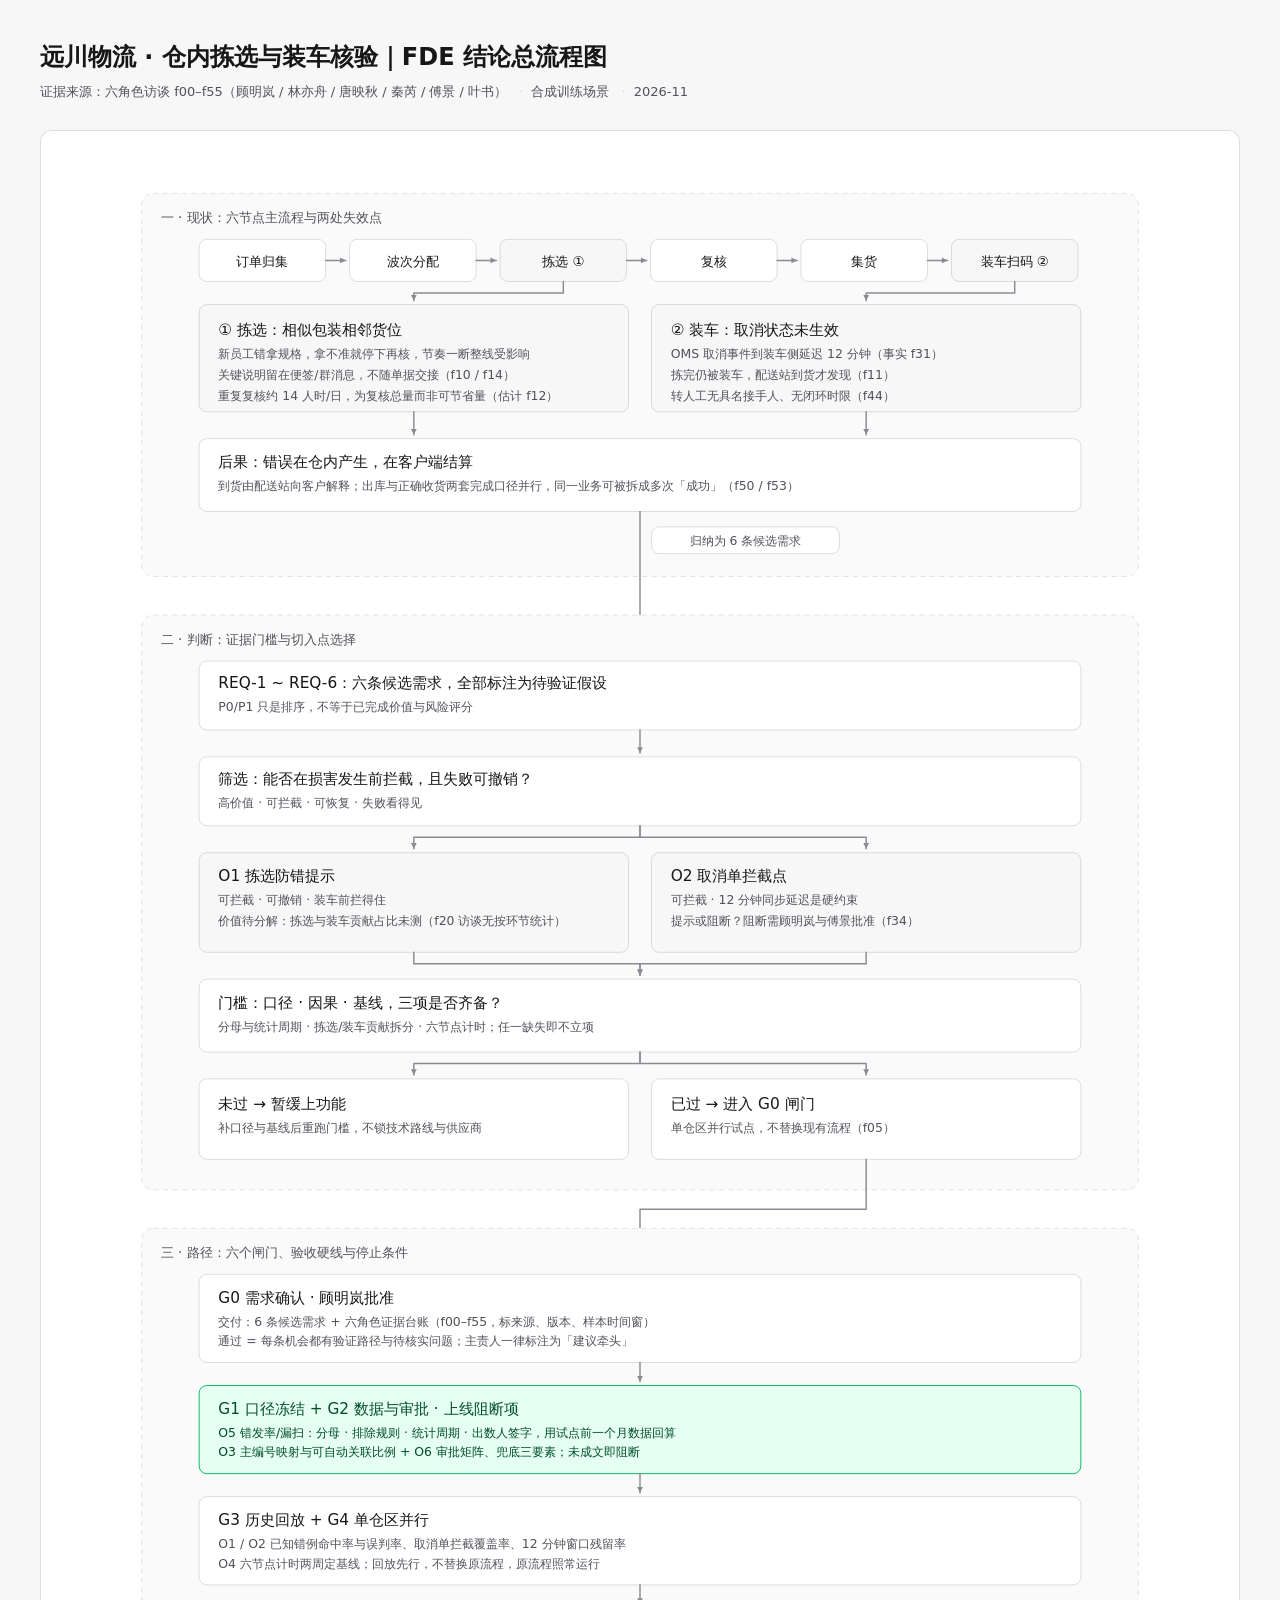
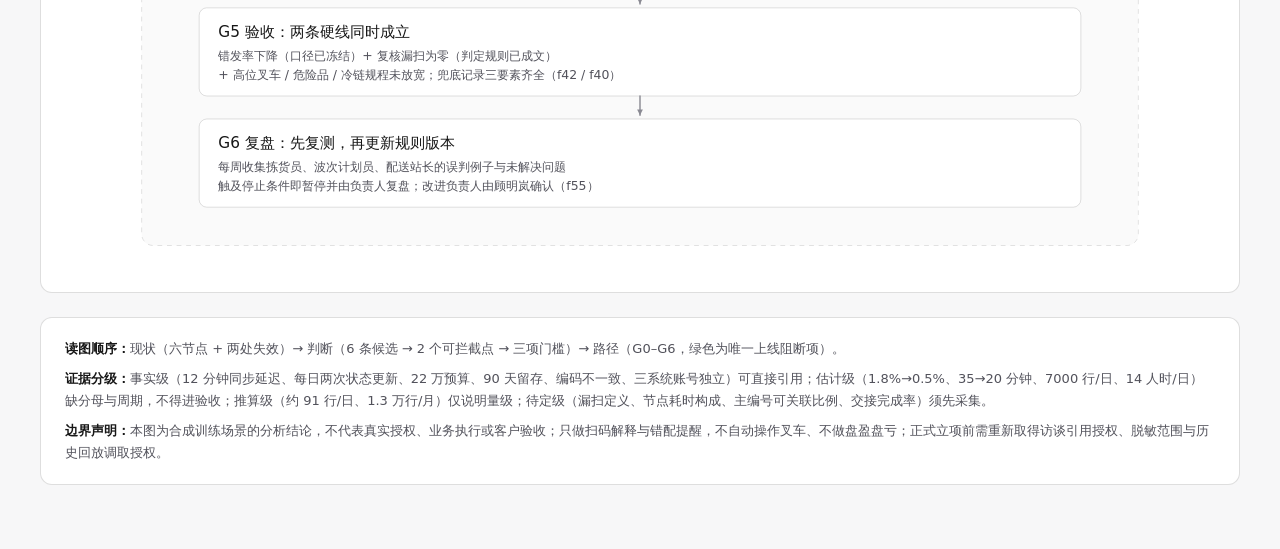
<file: docs/远川物流-FDE结论总流程图.html>
<!doctype html>
<html lang="zh-CN">
<head>
<meta charset="utf-8">
<meta name="viewport" content="width=device-width, initial-scale=1">
<title>远川物流 · 仓内拣选与装车核验｜FDE 结论总流程图</title>
<style>
  :root{
    --surface:#FFFFFF;
    --surface-muted:#F7F7F8;
    --text:#171717;
    --text-muted:#52525B;
    --border:rgba(23,23,23,.14);
    --brand:#0AB861;
    --brand-soft:#E5FFF2;
    --brand-text:#004D26;
  }
  *{box-sizing:border-box}
  body{
    margin:0;
    padding:40px 24px 64px;
    background:var(--surface-muted);
    color:var(--text);
    font:14px/20px "Microsoft YaHei","PingFang SC",system-ui,-apple-system,"Segoe UI",Roboto,sans-serif;
  }
  .page{max-width:1200px;margin:0 auto}
  header{margin-bottom:28px}
  h1{
    margin:0 0 8px;
    font-size:24px;
    line-height:34px;
    font-weight:600;
    letter-spacing:0;
  }
  .meta{margin:0;color:var(--text-muted);font-size:13px;line-height:20px}
  .meta span+span::before{content:"·";margin:0 8px;color:var(--border)}
  .canvas{
    background:var(--surface);
    border:1px solid var(--border);
    border-radius:12px;
    padding:24px 24px 8px;
  }
  svg{display:block;width:100%;height:auto}
  .phase{fill:#52525B;font:500 14px/20px "Microsoft YaHei","PingFang SC",system-ui,sans-serif}
  .chip{fill:#171717;font:500 14px/20px "Microsoft YaHei","PingFang SC",system-ui,sans-serif}
  .t{fill:#171717;font:500 16px/24px "Microsoft YaHei","PingFang SC",system-ui,sans-serif}
  .c{fill:#52525B;font:400 13px/20px "Microsoft YaHei","PingFang SC",system-ui,sans-serif}
  .bt{fill:#004D26;font:500 16px/24px "Microsoft YaHei","PingFang SC",system-ui,sans-serif}
  .bc{fill:#004D26;font:400 13px/20px "Microsoft YaHei","PingFang SC",system-ui,sans-serif}
  .arr{fill:none;stroke:#8A8A93;stroke-width:1.5;stroke-linecap:round;stroke-linejoin:round}
  .box{fill:#FFFFFF;stroke:rgba(23,23,23,.14)}
  .box-muted{fill:#F7F7F8;stroke:rgba(23,23,23,.14)}
  .box-brand{fill:#E5FFF2;stroke:#0AB861}
  .band{fill:#FAFAFA;stroke:rgba(23,23,23,.12);stroke-dasharray:5 5}
  footer{
    margin-top:24px;
    padding:20px 24px;
    background:var(--surface);
    border:1px solid var(--border);
    border-radius:12px;
    color:var(--text-muted);
    font-size:13px;
    line-height:22px;
  }
  footer strong{color:var(--text);font-weight:600}
  footer .row+.row{margin-top:8px}
  @media print{
    body{background:#fff;padding:0}
    .page{max-width:none}
    .canvas,footer{border:none;padding:0}
    svg{page-break-inside:avoid}
  }
</style>
</head>
<body>
<div class="page">
  <header>
    <h1>远川物流 · 仓内拣选与装车核验｜FDE 结论总流程图</h1>
    <p class="meta">
      <span>证据来源：六角色访谈 f00–f55（顾明岚 / 林亦舟 / 唐映秋 / 秦芮 / 傅景 / 叶书）</span>
      <span>合成训练场景</span>
      <span>2026-11</span>
    </p>
  </header>

  <div class="canvas">
    <svg viewBox="0 0 1200 1804" role="img" aria-label="远川物流仓内拣选与装车核验 FDE 结论总流程图">
      <defs>
        <marker id="arrow" viewBox="0 0 8 8" refX="7" refY="4" markerWidth="8" markerHeight="8" markerUnits="userSpaceOnUse" orient="auto">
          <path d="M1 1 L7 4 L1 7 Z" fill="#8A8A93"></path>
        </marker>
      </defs>

      <!-- 一、现状 -->
      <rect class="band" x="80" y="40" width="1040" height="400" rx="12"></rect>
      <text class="phase" x="100" y="70">一 · 现状：六节点主流程与两处失效点</text>

      <rect class="box" x="140" y="88" width="132" height="44" rx="8"></rect>
      <text class="chip" x="206" y="116" text-anchor="middle">订单归集</text>
      <rect class="box" x="297" y="88" width="132" height="44" rx="8"></rect>
      <text class="chip" x="363" y="116" text-anchor="middle">波次分配</text>
      <rect class="box-muted" x="454" y="88" width="132" height="44" rx="8"></rect>
      <text class="chip" x="520" y="116" text-anchor="middle">拣选 ①</text>
      <rect class="box" x="611" y="88" width="132" height="44" rx="8"></rect>
      <text class="chip" x="677" y="116" text-anchor="middle">复核</text>
      <rect class="box" x="768" y="88" width="132" height="44" rx="8"></rect>
      <text class="chip" x="834" y="116" text-anchor="middle">集货</text>
      <rect class="box-muted" x="925" y="88" width="132" height="44" rx="8"></rect>
      <text class="chip" x="991" y="116" text-anchor="middle">装车扫码 ②</text>

      <path class="arr" d="M272 110 H293" marker-end="url(#arrow)"></path>
      <path class="arr" d="M429 110 H450" marker-end="url(#arrow)"></path>
      <path class="arr" d="M586 110 H607" marker-end="url(#arrow)"></path>
      <path class="arr" d="M743 110 H764" marker-end="url(#arrow)"></path>
      <path class="arr" d="M900 110 H921" marker-end="url(#arrow)"></path>

      <rect class="box-muted" x="140" y="156" width="448" height="112" rx="8"></rect>
      <text class="t" x="160" y="188">① 拣选：相似包装相邻货位</text>
      <text class="c" x="160" y="212">新员工错拿规格，拿不准就停下再核，节奏一断整线受影响</text>
      <text class="c" x="160" y="234">关键说明留在便签/群消息，不随单据交接（f10 / f14）</text>
      <text class="c" x="160" y="256">重复复核约 14 人时/日，为复核总量而非可节省量（估计 f12）</text>

      <rect class="box-muted" x="612" y="156" width="448" height="112" rx="8"></rect>
      <text class="t" x="632" y="188">② 装车：取消状态未生效</text>
      <text class="c" x="632" y="212">OMS 取消事件到装车侧延迟 12 分钟（事实 f31）</text>
      <text class="c" x="632" y="234">拣完仍被装车，配送站到货才发现（f11）</text>
      <text class="c" x="632" y="256">转人工无具名接手人、无闭环时限（f44）</text>

      <path class="arr" d="M520 132 V144 H364 V152" marker-end="url(#arrow)"></path>
      <path class="arr" d="M991 132 V144 H836 V152" marker-end="url(#arrow)"></path>

      <rect class="box" x="140" y="296" width="920" height="76" rx="8"></rect>
      <text class="t" x="160" y="326">后果：错误在仓内产生，在客户端结算</text>
      <text class="c" x="160" y="350">到货由配送站向客户解释；出库与正确收货两套完成口径并行，同一业务可被拆成多次「成功」（f50 / f53）</text>

      <path class="arr" d="M364 268 V292" marker-end="url(#arrow)"></path>
      <path class="arr" d="M836 268 V292" marker-end="url(#arrow)"></path>

      <!-- 一 → 二 -->
      <path class="arr" d="M600 372 V524" marker-end="url(#arrow)"></path>
      <rect class="box" x="612" y="388" width="196" height="28" rx="8"></rect>
      <text class="c" x="710" y="407" text-anchor="middle">归纳为 6 条候选需求</text>

      <!-- 二、判断 -->
      <rect class="band" x="80" y="480" width="1040" height="600" rx="12"></rect>
      <text class="phase" x="100" y="510">二 · 判断：证据门槛与切入点选择</text>

      <rect class="box" x="140" y="528" width="920" height="72" rx="8"></rect>
      <text class="t" x="160" y="556">REQ-1 ~ REQ-6：六条候选需求，全部标注为待验证假设</text>
      <text class="c" x="160" y="580">P0/P1 只是排序，不等于已完成价值与风险评分</text>

      <rect class="box" x="140" y="628" width="920" height="72" rx="8"></rect>
      <text class="t" x="160" y="656">筛选：能否在损害发生前拦截，且失败可撤销？</text>
      <text class="c" x="160" y="680">高价值 · 可拦截 · 可恢复 · 失败看得见</text>

      <rect class="box-muted" x="140" y="728" width="448" height="104" rx="8"></rect>
      <text class="t" x="160" y="758">O1 拣选防错提示</text>
      <text class="c" x="160" y="782">可拦截 · 可撤销 · 装车前拦得住</text>
      <text class="c" x="160" y="804">价值待分解：拣选与装车贡献占比未测（f20 访谈无按环节统计）</text>

      <rect class="box-muted" x="612" y="728" width="448" height="104" rx="8"></rect>
      <text class="t" x="632" y="758">O2 取消单拦截点</text>
      <text class="c" x="632" y="782">可拦截 · 12 分钟同步延迟是硬约束</text>
      <text class="c" x="632" y="804">提示或阻断？阻断需顾明岚与傅景批准（f34）</text>

      <rect class="box" x="140" y="860" width="920" height="76" rx="8"></rect>
      <text class="t" x="160" y="890">门槛：口径 · 因果 · 基线，三项是否齐备？</text>
      <text class="c" x="160" y="914">分母与统计周期 · 拣选/装车贡献拆分 · 六节点计时；任一缺失即不立项</text>

      <rect class="box" x="140" y="964" width="448" height="84" rx="8"></rect>
      <text class="t" x="160" y="996">未过 → 暂缓上功能</text>
      <text class="c" x="160" y="1020">补口径与基线后重跑门槛，不锁技术路线与供应商</text>

      <rect class="box" x="612" y="964" width="448" height="84" rx="8"></rect>
      <text class="t" x="632" y="996">已过 → 进入 G0 闸门</text>
      <text class="c" x="632" y="1020">单仓区并行试点，不替换现有流程（f05）</text>

      <path class="arr" d="M600 600 V624" marker-end="url(#arrow)"></path>
      <path class="arr" d="M600 700 V712 H364 V724" marker-end="url(#arrow)"></path>
      <path class="arr" d="M600 700 V712 H836 V724" marker-end="url(#arrow)"></path>
      <path class="arr" d="M364 832 V844 H600 V856" marker-end="url(#arrow)"></path>
      <path class="arr" d="M836 832 V844 H600 V856" marker-end="url(#arrow)"></path>
      <path class="arr" d="M600 936 V948 H364 V960" marker-end="url(#arrow)"></path>
      <path class="arr" d="M600 936 V948 H836 V960" marker-end="url(#arrow)"></path>

      <!-- 二 → 三 -->
      <path class="arr" d="M836 1048 V1100 H600 V1164" marker-end="url(#arrow)"></path>

      <!-- 三、路径 -->
      <rect class="band" x="80" y="1120" width="1040" height="644" rx="12"></rect>
      <text class="phase" x="100" y="1150">三 · 路径：六个闸门、验收硬线与停止条件</text>

      <rect class="box" x="140" y="1168" width="920" height="92" rx="8"></rect>
      <text class="t" x="160" y="1198">G0 需求确认 · 顾明岚批准</text>
      <text class="c" x="160" y="1222">交付：6 条候选需求 + 六角色证据台账（f00–f55，标来源、版本、样本时间窗）</text>
      <text class="c" x="160" y="1242">通过 = 每条机会都有验证路径与待核实问题；主责人一律标注为「建议牵头」</text>

      <rect class="box-brand" x="140" y="1284" width="920" height="92" rx="8"></rect>
      <text class="bt" x="160" y="1314">G1 口径冻结 + G2 数据与审批 · 上线阻断项</text>
      <text class="bc" x="160" y="1338">O5 错发率/漏扫：分母 · 排除规则 · 统计周期 · 出数人签字，用试点前一个月数据回算</text>
      <text class="bc" x="160" y="1358">O3 主编号映射与可自动关联比例 + O6 审批矩阵、兜底三要素；未成文即阻断</text>

      <rect class="box" x="140" y="1400" width="920" height="92" rx="8"></rect>
      <text class="t" x="160" y="1430">G3 历史回放 + G4 单仓区并行</text>
      <text class="c" x="160" y="1454">O1 / O2 已知错例命中率与误判率、取消单拦截覆盖率、12 分钟窗口残留率</text>
      <text class="c" x="160" y="1474">O4 六节点计时两周定基线；回放先行，不替换原流程，原流程照常运行</text>

      <rect class="box" x="140" y="1516" width="920" height="92" rx="8"></rect>
      <text class="t" x="160" y="1546">G5 验收：两条硬线同时成立</text>
      <text class="c" x="160" y="1570">错发率下降（口径已冻结）+ 复核漏扫为零（判定规则已成文）</text>
      <text class="c" x="160" y="1590">+ 高位叉车 / 危险品 / 冷链规程未放宽；兜底记录三要素齐全（f42 / f40）</text>

      <rect class="box" x="140" y="1632" width="920" height="92" rx="8"></rect>
      <text class="t" x="160" y="1662">G6 复盘：先复测，再更新规则版本</text>
      <text class="c" x="160" y="1686">每周收集拣货员、波次计划员、配送站长的误判例子与未解决问题</text>
      <text class="c" x="160" y="1706">触及停止条件即暂停并由负责人复盘；改进负责人由顾明岚确认（f55）</text>

      <path class="arr" d="M600 1260 V1280" marker-end="url(#arrow)"></path>
      <path class="arr" d="M600 1376 V1396" marker-end="url(#arrow)"></path>
      <path class="arr" d="M600 1492 V1512" marker-end="url(#arrow)"></path>
      <path class="arr" d="M600 1608 V1628" marker-end="url(#arrow)"></path>
    </svg>
  </div>

  <footer>
    <div class="row"><strong>读图顺序：</strong>现状（六节点 + 两处失效）→ 判断（6 条候选 → 2 个可拦截点 → 三项门槛）→ 路径（G0–G6，绿色为唯一上线阻断项）。</div>
    <div class="row"><strong>证据分级：</strong>事实级（12 分钟同步延迟、每日两次状态更新、22 万预算、90 天留存、编码不一致、三系统账号独立）可直接引用；估计级（1.8%→0.5%、35→20 分钟、7000 行/日、14 人时/日）缺分母与周期，不得进验收；推算级（约 91 行/日、1.3 万行/月）仅说明量级；待定级（漏扫定义、节点耗时构成、主编号可关联比例、交接完成率）须先采集。</div>
    <div class="row"><strong>边界声明：</strong>本图为合成训练场景的分析结论，不代表真实授权、业务执行或客户验收；只做扫码解释与错配提醒，不自动操作叉车、不做盘盈盘亏；正式立项前需重新取得访谈引用授权、脱敏范围与历史回放调取授权。</div>
  </footer>
</div>
</body>
</html>
</file>
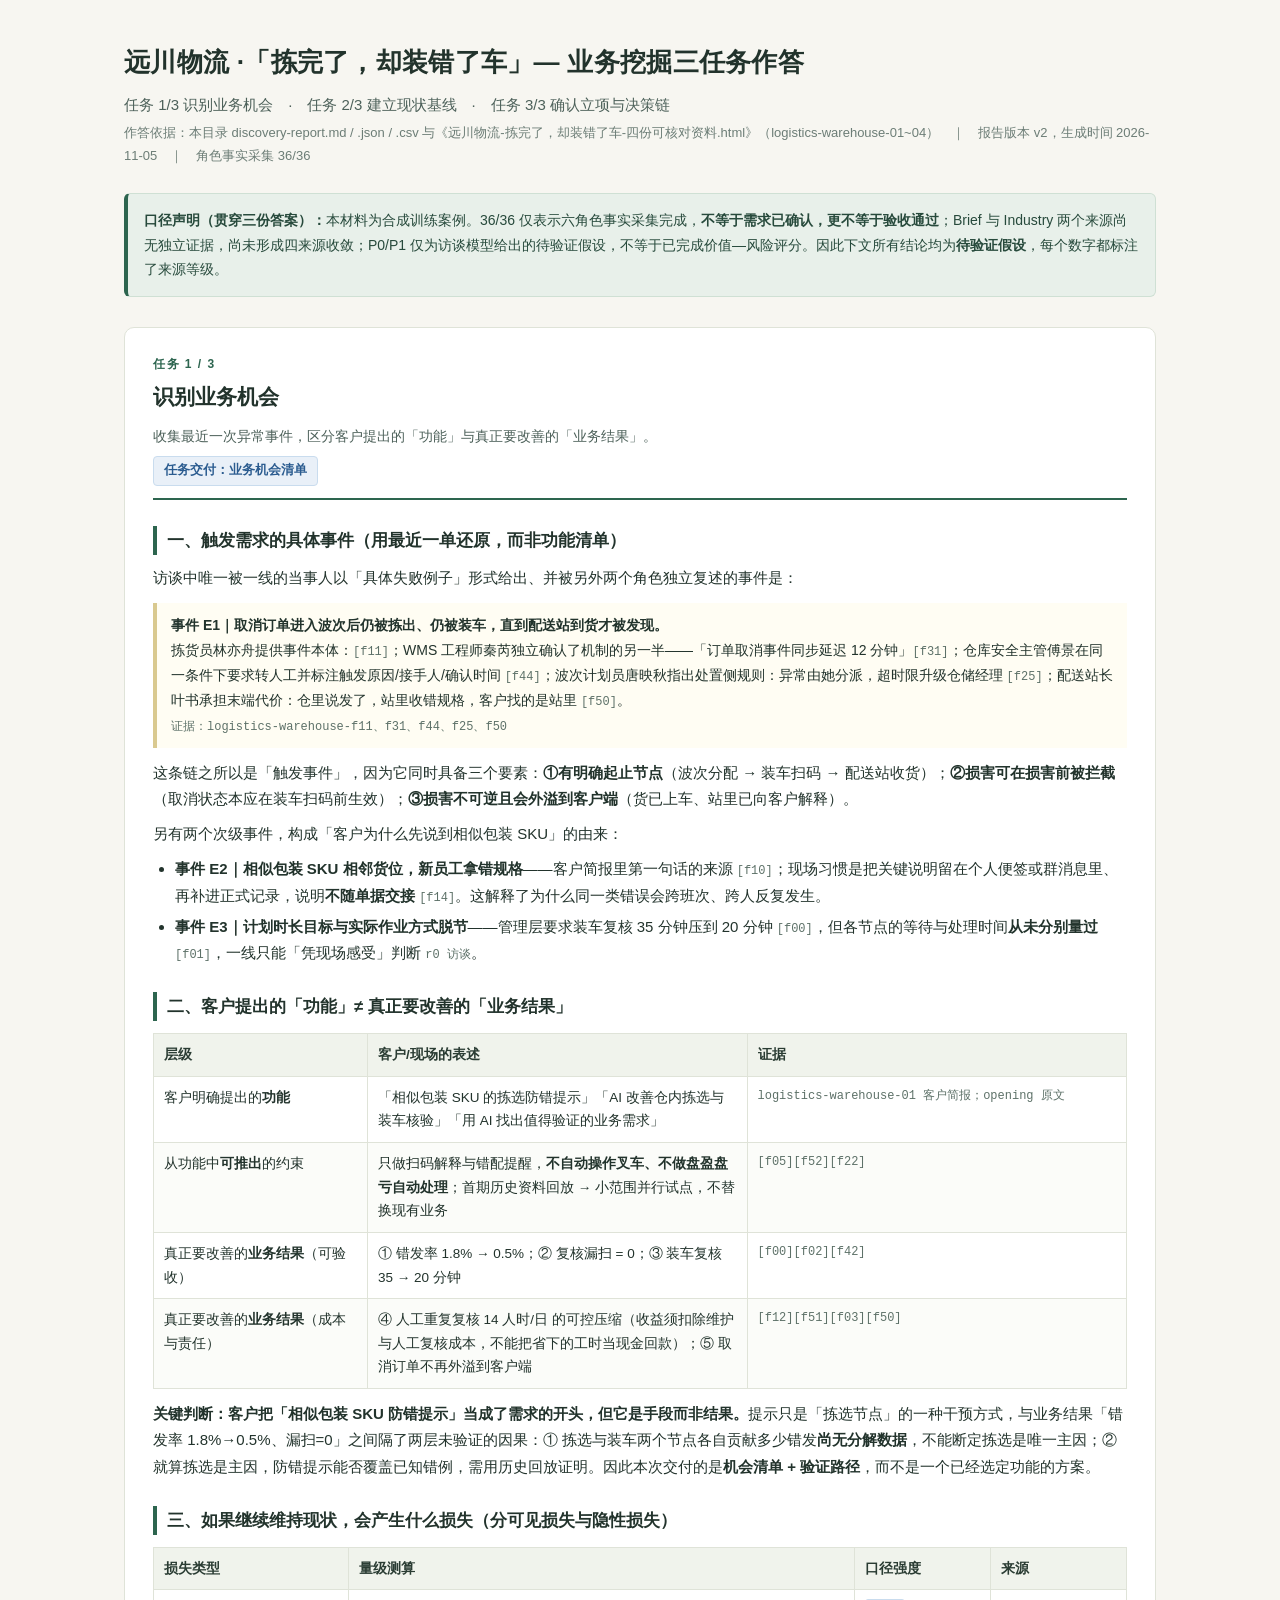
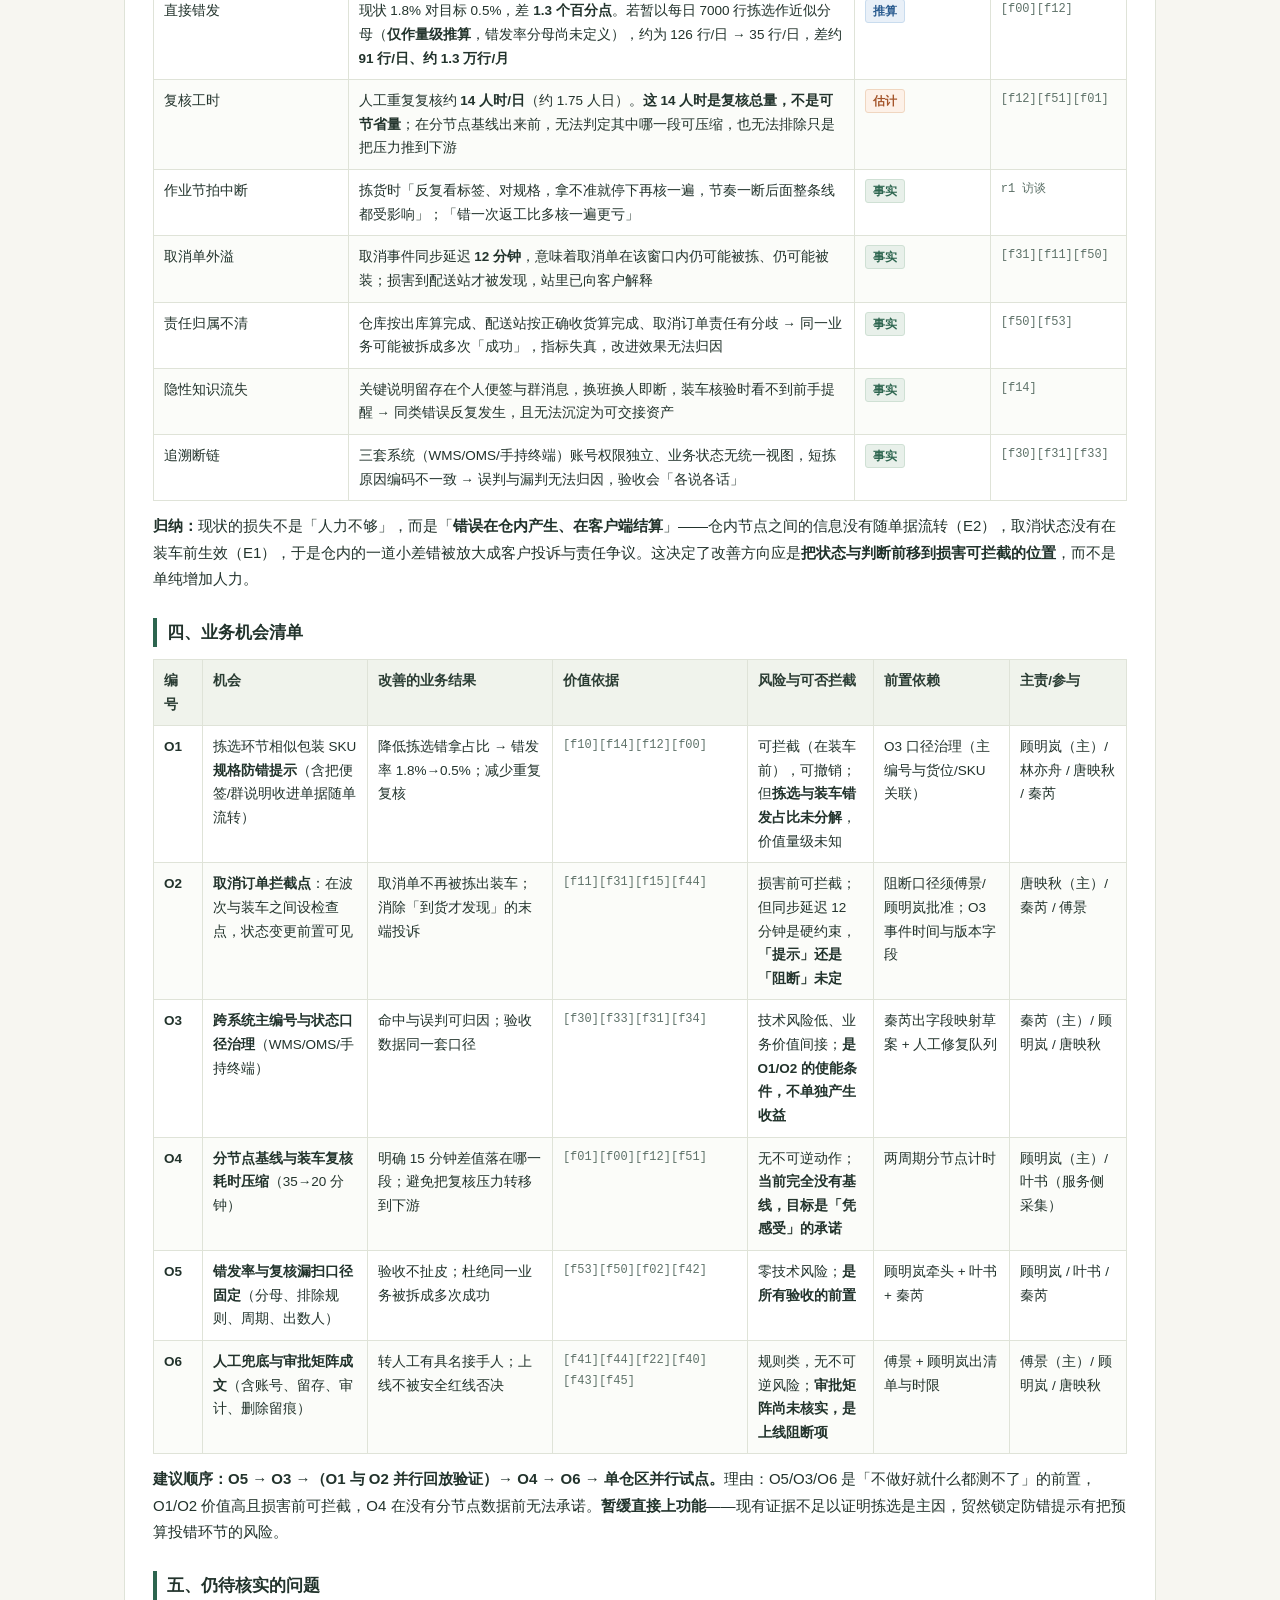
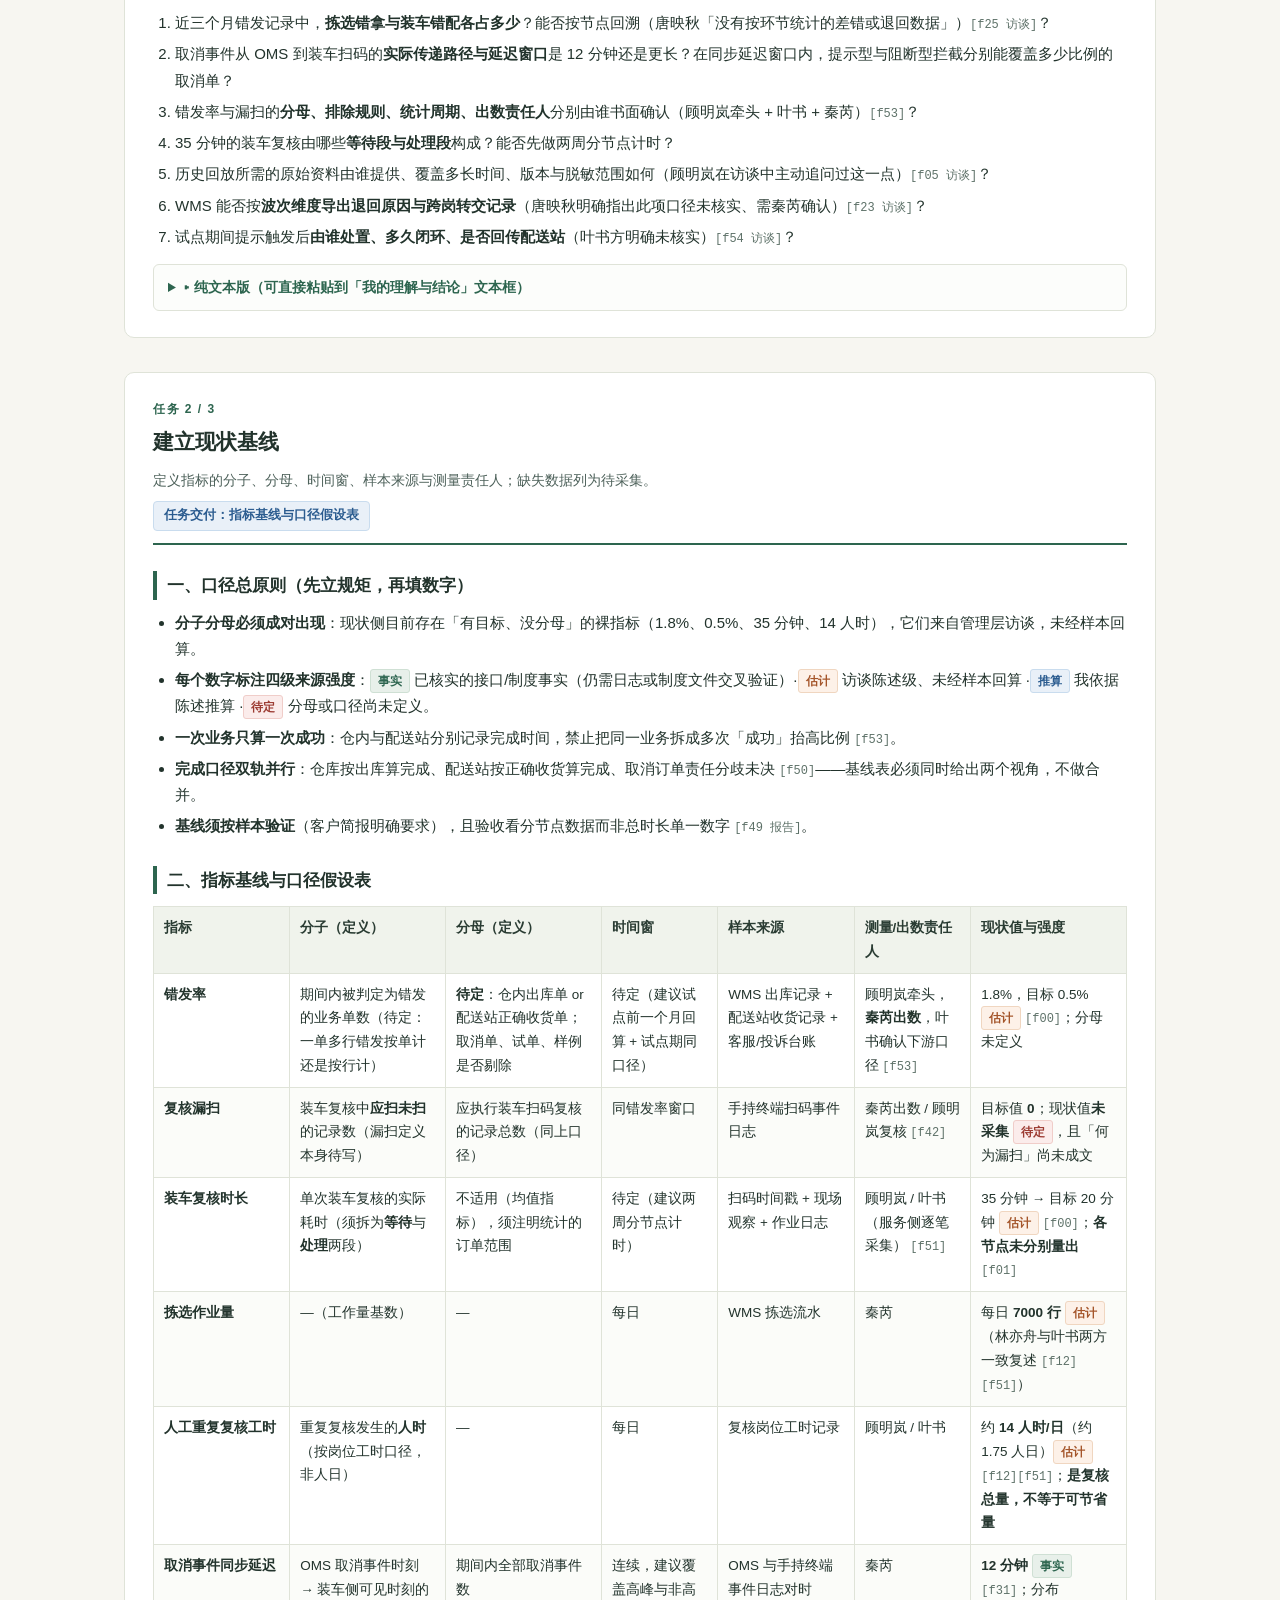
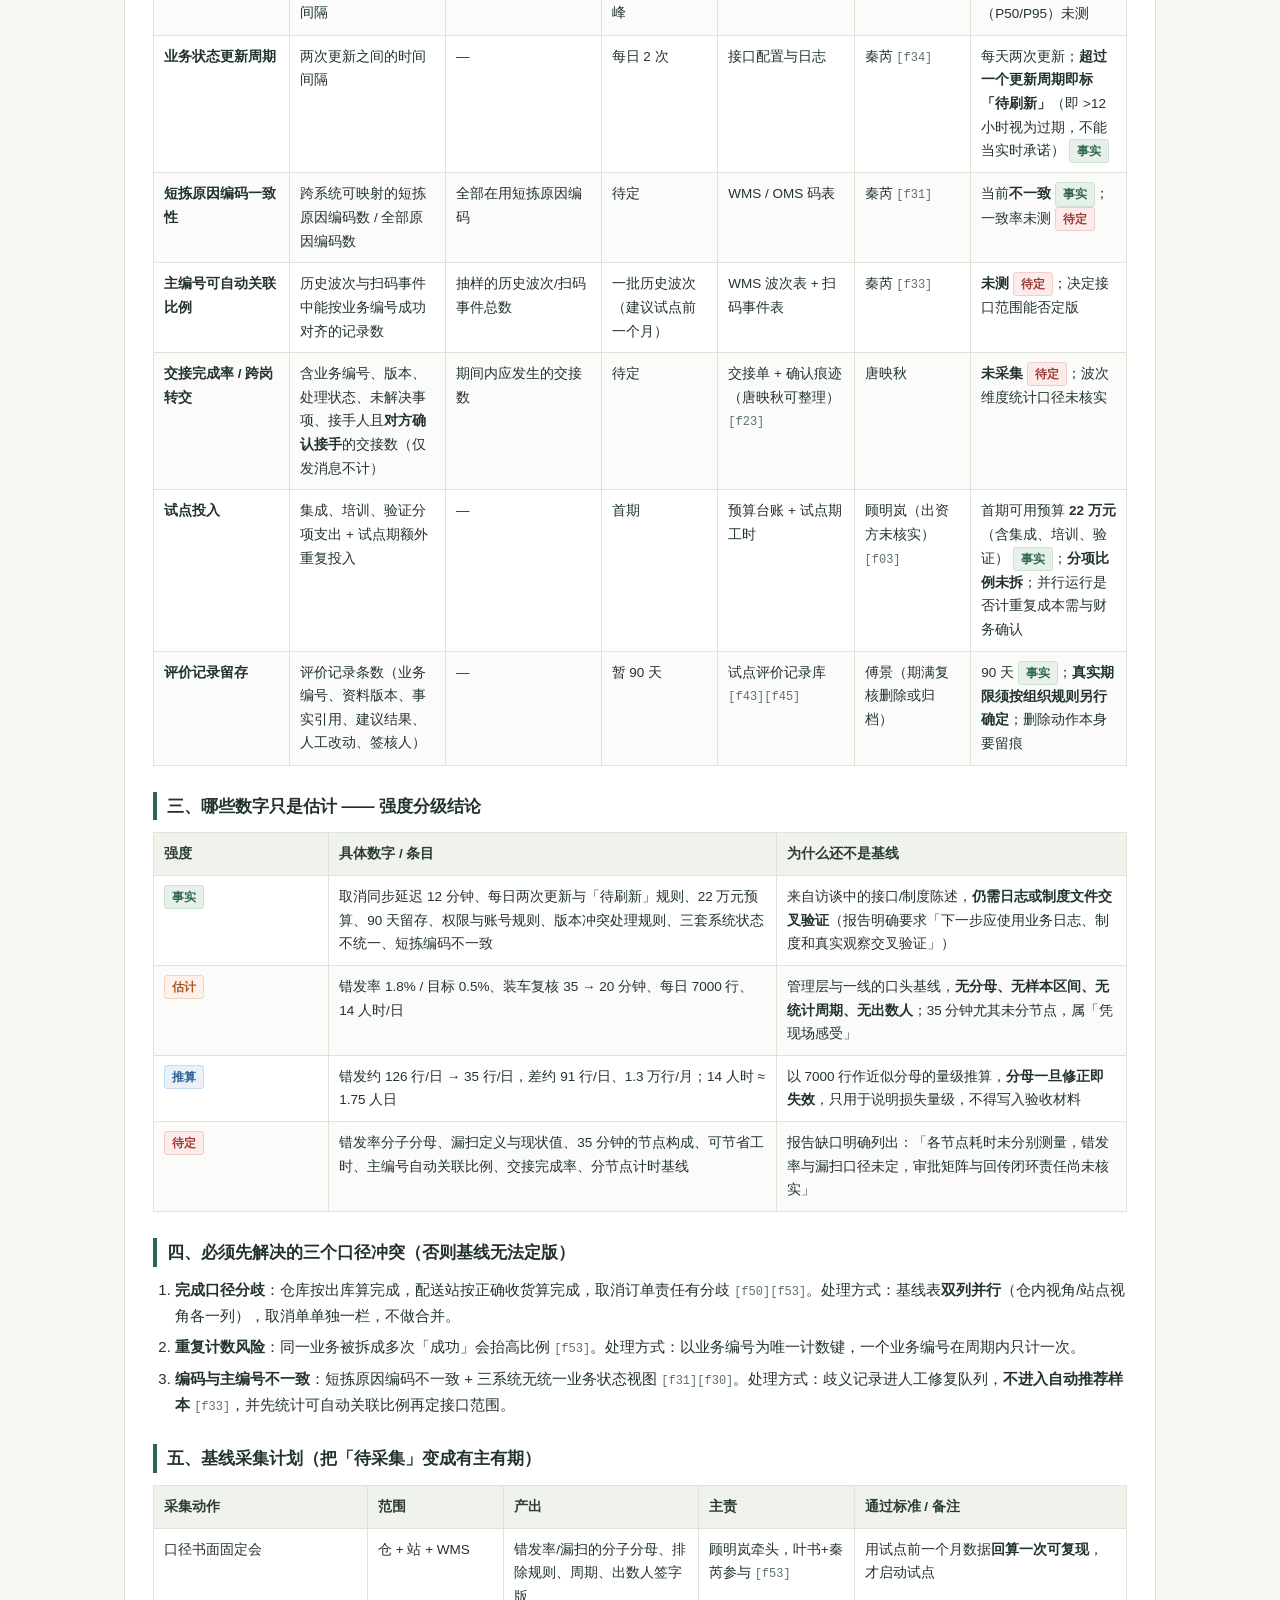
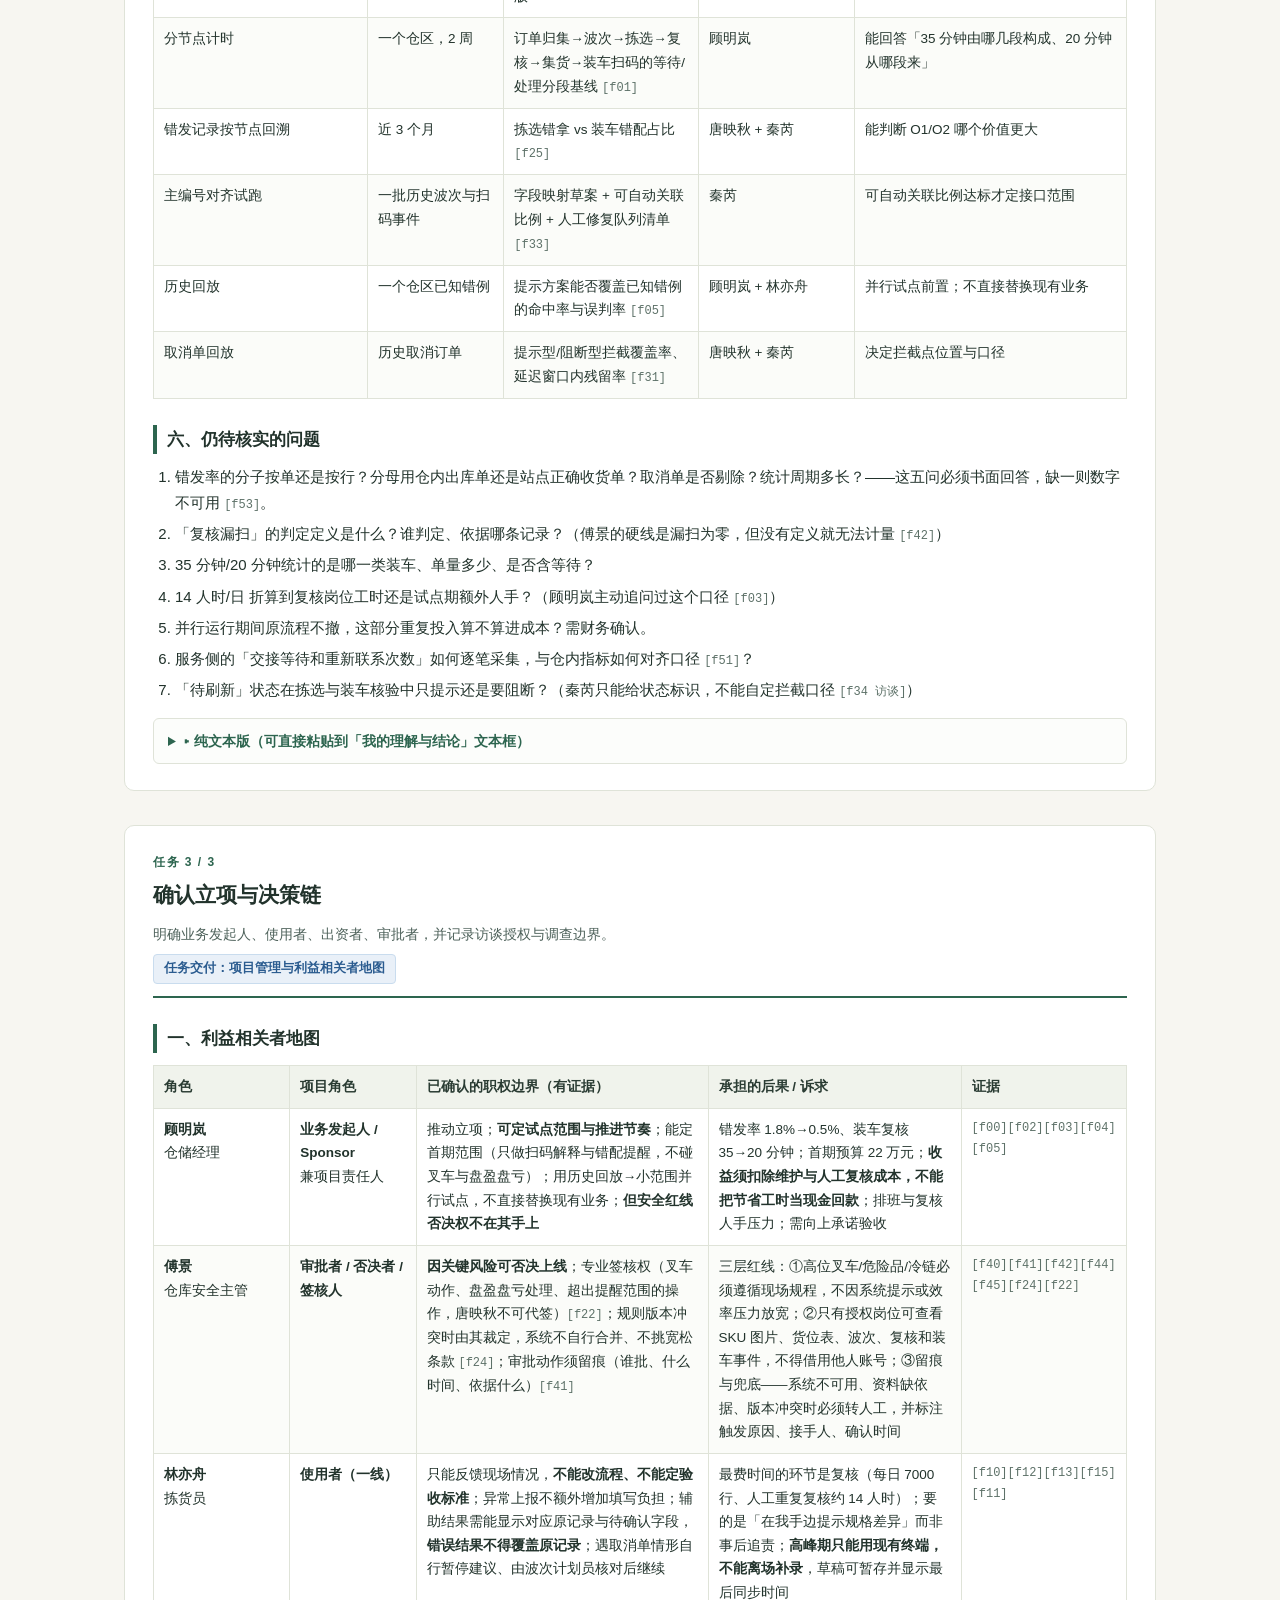
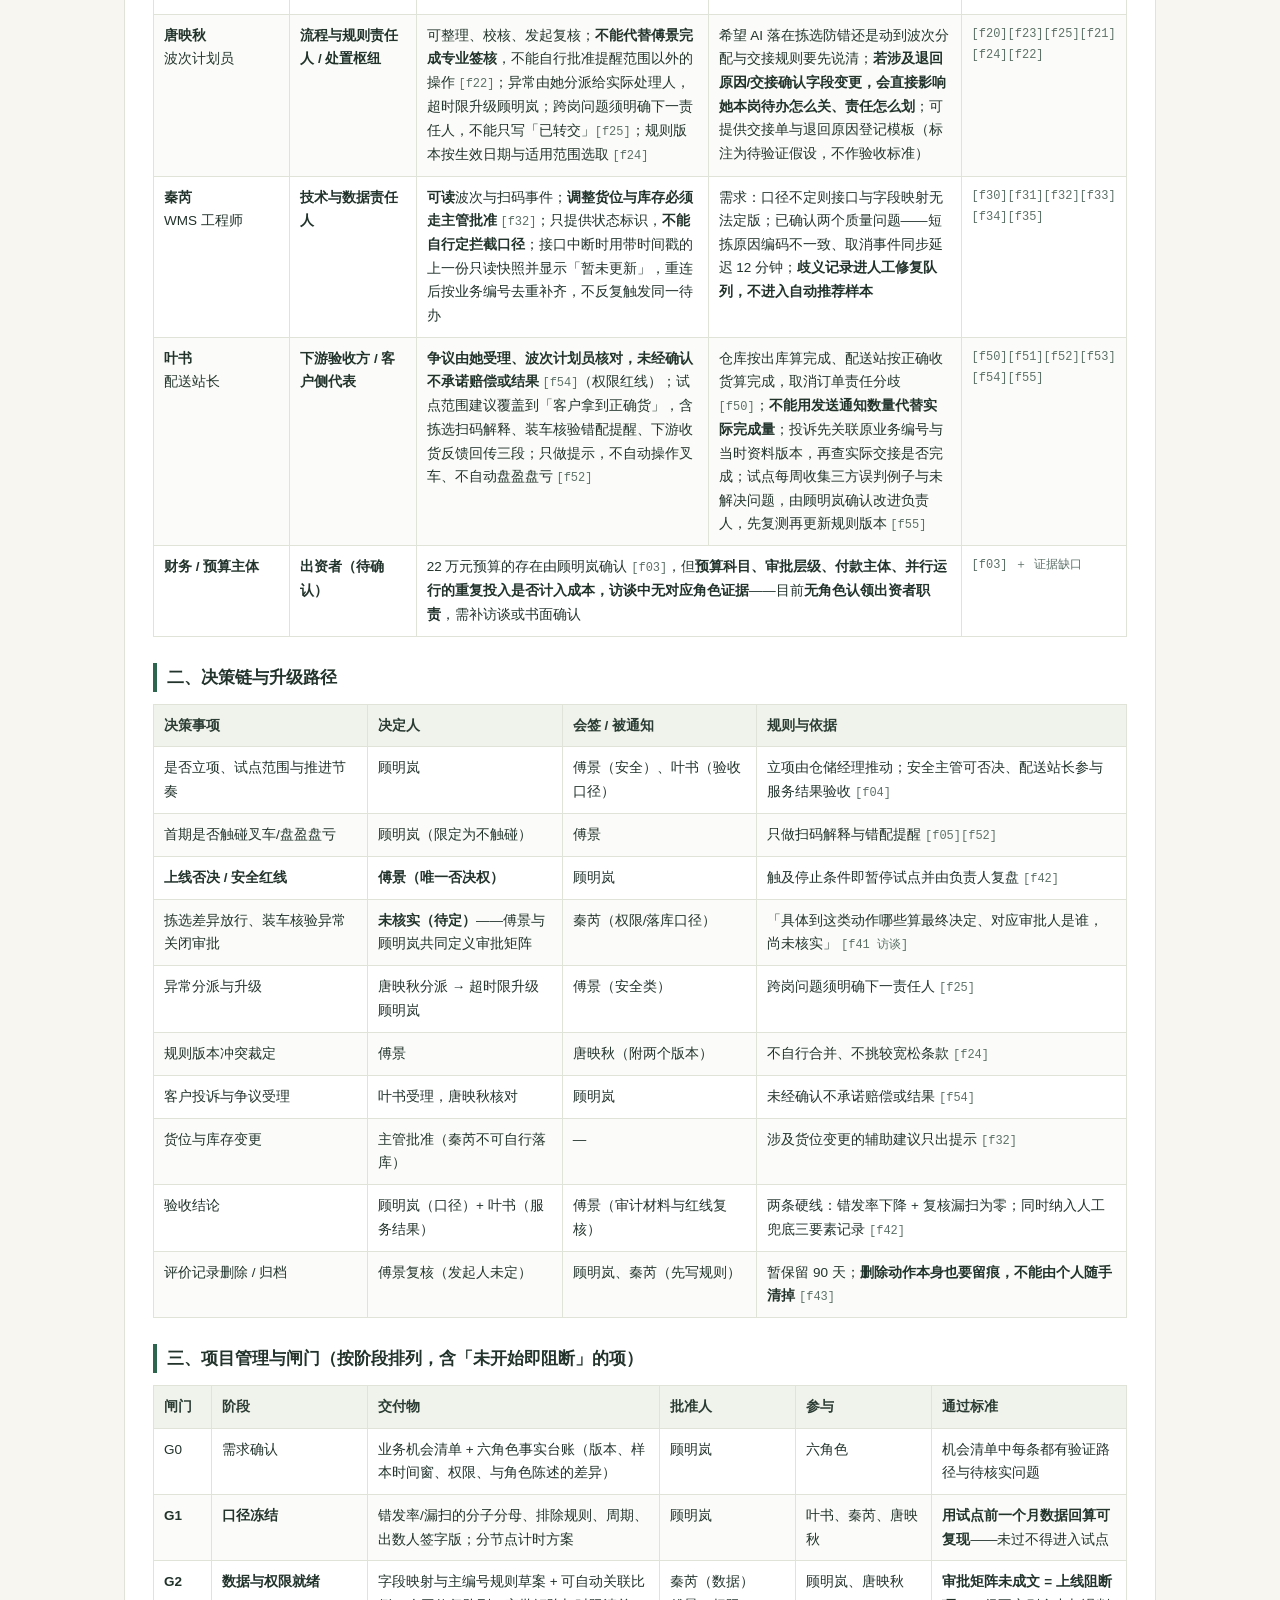
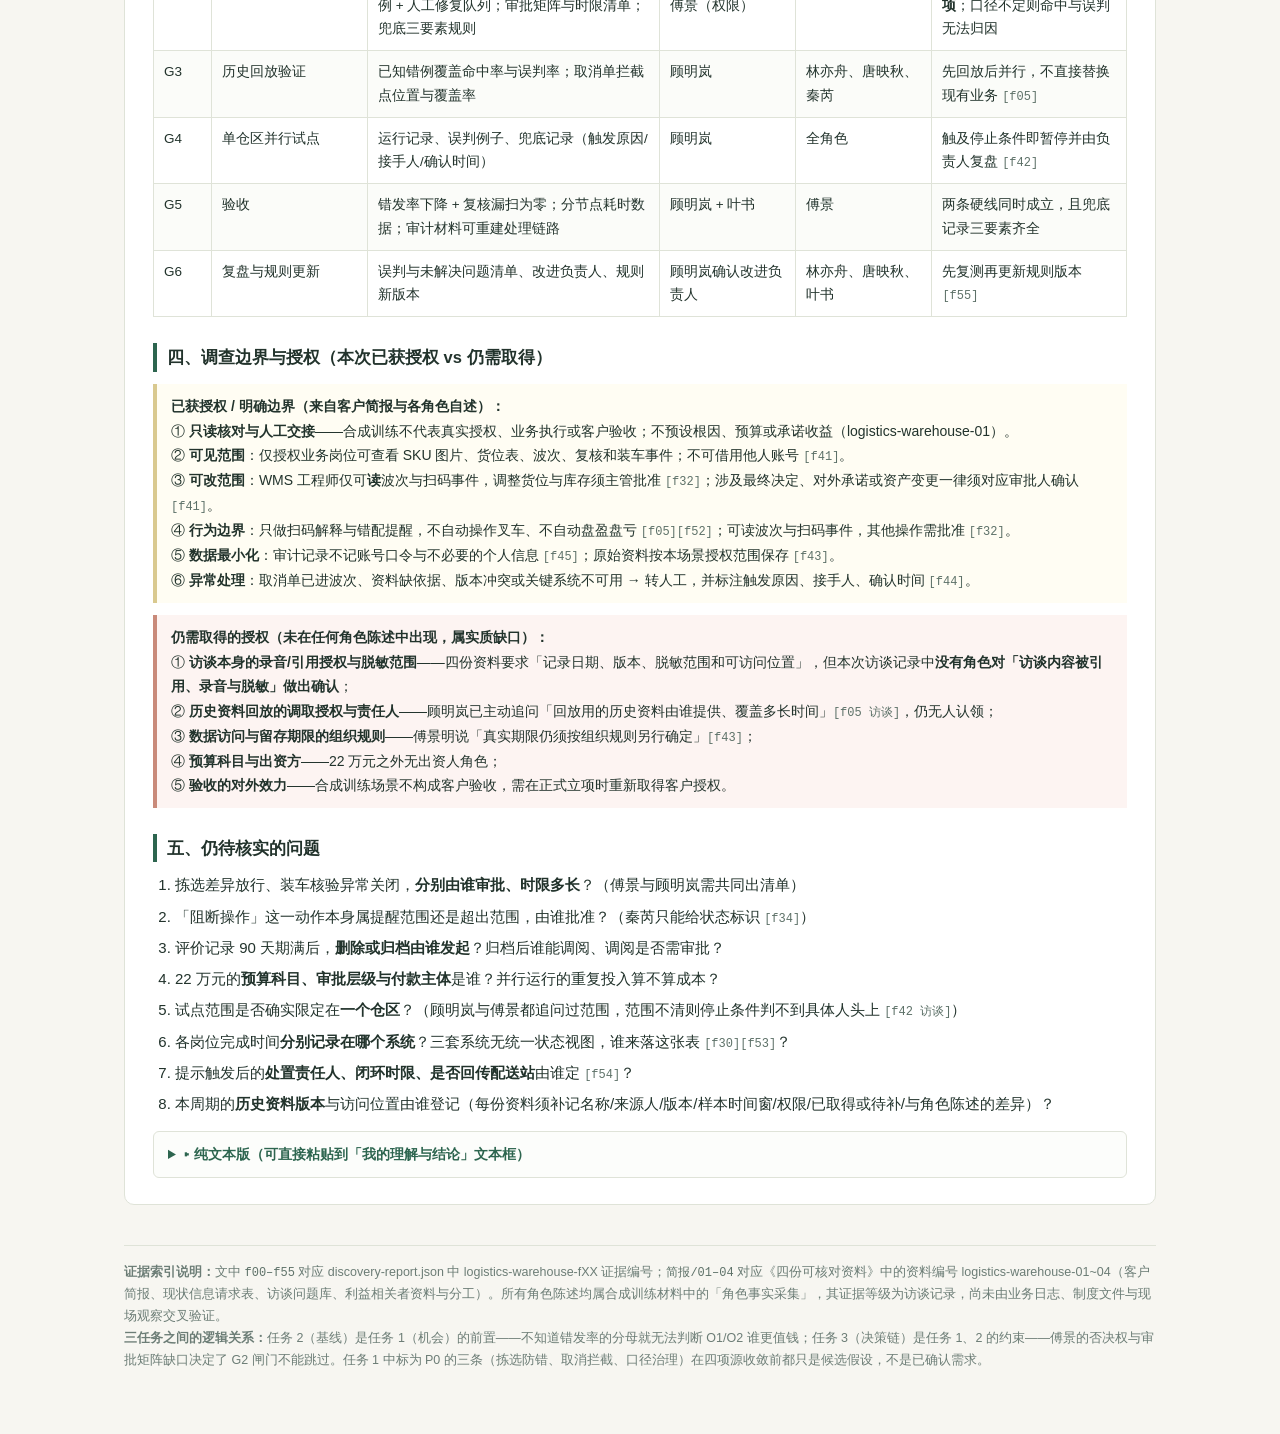
<file: docs/远川物流-三任务作答-业务机会·基线·决策链.html>
<!doctype html>
<html lang="zh-CN">
<head>
<meta charset="utf-8">
<meta name="viewport" content="width=device-width,initial-scale=1">
<title>远川物流 · 拣完了，却装错了车 — 业务挖掘三任务作答</title>
<style>
  :root{
    --bg:#f7f6f1; --panel:#ffffff; --ink:#22332c; --ink2:#4d615a; --line:#dfe3d8;
    --accent:#2d654f; --accent-soft:#e8f0ea; --warn:#a4552a; --warn-soft:#fdf1e8;
    --blue:#2a5b8f; --blue-soft:#e9f0f8; --red:#9c3b32; --red-soft:#fbeceb;
  }
  *{box-sizing:border-box}
  body{max-width:1080px;margin:0 auto;padding:40px 24px 80px;background:var(--bg);
    font:15px/1.75 "Microsoft YaHei","PingFang SC",sans-serif;color:var(--ink)}
  h1{font-size:26px;margin:0 0 6px;letter-spacing:.3px}
  .sub{color:var(--ink2);margin:0 0 4px}
  .meta{font-size:13px;color:#6c7d76;margin:0 0 26px}
  .notice{background:var(--accent-soft);border:1px solid #cfe0d4;border-left:4px solid var(--accent);
    padding:14px 16px;border-radius:6px;margin:0 0 30px;font-size:14px;color:#274a3c}
  .task{background:var(--panel);border:1px solid var(--line);border-radius:10px;padding:26px 28px;margin-bottom:34px}
  .task-head{border-bottom:2px solid var(--accent);padding-bottom:12px;margin-bottom:20px}
  .tid{font-size:12px;letter-spacing:1.5px;color:var(--accent);font-weight:700}
  .task-head h2{margin:4px 0 8px;font-size:21px}
  .deliver{display:inline-block;background:var(--blue-soft);color:var(--blue);border:1px solid #c9dcee;
    border-radius:4px;padding:3px 10px;font-size:12.5px;font-weight:600}
  h3{font-size:16.5px;margin:26px 0 10px;padding-left:10px;border-left:4px solid var(--accent)}
  h4{font-size:14.5px;margin:18px 0 8px;color:var(--ink)}
  p{margin:9px 0}
  ul,ol{margin:9px 0;padding-left:22px}
  li{margin:5px 0}
  table{width:100%;border-collapse:collapse;margin:12px 0;font-size:13.5px}
  th,td{border:1px solid var(--line);padding:9px 10px;vertical-align:top;text-align:left}
  th{background:#f0f3ec;font-weight:700;color:#2a3c33}
  tr:nth-child(even) td{background:#fbfcf9}
  .tag{display:inline-block;font-size:11.5px;padding:1px 7px;border-radius:3px;font-weight:700;white-space:nowrap}
  .t-fact{background:var(--accent-soft);color:var(--accent);border:1px solid #cfe0d4}
  .t-est{background:var(--warn-soft);color:var(--warn);border:1px solid #f0d6c0}
  .t-unv{background:var(--red-soft);color:var(--red);border:1px solid #f0cdc9}
  .t-cal{background:var(--blue-soft);color:var(--blue);border:1px solid #c9dcee}
  .cite{font-family:Consolas,Monaco,monospace;font-size:12px;color:#5d7168}
  .q{background:#fffdf3;border-left:4px solid #d9c98f;padding:10px 14px;margin:12px 0;font-size:14px}
  details{margin-top:14px;border:1px solid var(--line);border-radius:6px;background:#fcfdfb}
  summary{cursor:pointer;padding:10px 14px;font-weight:600;font-size:14px;color:var(--accent)}
  details pre{margin:0;padding:0 16px 16px;font:12.5px/1.7 Consolas,Monaco,monospace;
    white-space:pre-wrap;word-break:break-word;color:#33473e}
  .copybtn{float:right;font-size:12px;background:var(--accent);color:#fff;border:0;border-radius:4px;
    padding:4px 10px;cursor:pointer;font-family:inherit}
  .copybtn:hover{background:#214f3d}
  .foot{border-top:1px solid var(--line);margin-top:40px;padding-top:16px;font-size:12.5px;color:#6c7d76}
  @media print{body{background:#fff}.task{break-inside:avoid;border-color:#ccc}}
</style>
</head>
<body>

<h1>远川物流 ·「拣完了，却装错了车」— 业务挖掘三任务作答</h1>
<p class="sub">任务 1/3 识别业务机会　·　任务 2/3 建立现状基线　·　任务 3/3 确认立项与决策链</p>
<p class="meta">作答依据：本目录 discovery-report.md / .json / .csv 与《远川物流-拣完了，却装错了车-四份可核对资料.html》（logistics-warehouse-01~04）　｜　报告版本 v2，生成时间 2026-11-05　｜　角色事实采集 36/36</p>

<div class="notice">
<b>口径声明（贯穿三份答案）：</b>本材料为合成训练案例。36/36 仅表示六角色事实采集完成，<b>不等于需求已确认，更不等于验收通过</b>；Brief 与 Industry 两个来源尚无独立证据，尚未形成四来源收敛；P0/P1 仅为访谈模型给出的待验证假设，不等于已完成价值—风险评分。因此下文所有结论均为<b>待验证假设</b>，每个数字都标注了来源等级。
</div>

<!-- ======================= 任务 1 ======================= -->
<section class="task">
  <div class="task-head">
    <div class="tid">任务 1 / 3</div>
    <h2>识别业务机会</h2>
    <p style="font-size:14px;color:var(--ink2);margin:0 0 8px">收集最近一次异常事件，区分客户提出的「功能」与真正要改善的「业务结果」。</p>
    <span class="deliver">任务交付：业务机会清单</span>
  </div>

  <h3>一、触发需求的具体事件（用最近一单还原，而非功能清单）</h3>
  <p>访谈中唯一被一线的当事人以「具体失败例子」形式给出、并被另外两个角色独立复述的事件是：</p>
  <div class="q">
    <b>事件 E1｜取消订单进入波次后仍被拣出、仍被装车，直到配送站到货才被发现。</b><br>
    拣货员林亦舟提供事件本体：<span class="cite">[f11]</span>；WMS 工程师秦芮独立确认了机制的另一半——「订单取消事件同步延迟 12 分钟」<span class="cite">[f31]</span>；仓库安全主管傅景在同一条件下要求转人工并标注触发原因/接手人/确认时间 <span class="cite">[f44]</span>；波次计划员唐映秋指出处置侧规则：异常由她分派，超时限升级仓储经理 <span class="cite">[f25]</span>；配送站长叶书承担末端代价：仓里说发了，站里收错规格，客户找的是站里 <span class="cite">[f50]</span>。<br>
    <span class="cite">证据：logistics-warehouse-f11、f31、f44、f25、f50</span>
  </div>
  <p>这条链之所以是「触发事件」，因为它同时具备三个要素：<b>①有明确起止节点</b>（波次分配 → 装车扫码 → 配送站收货）；<b>②损害可在损害前被拦截</b>（取消状态本应在装车扫码前生效）；<b>③损害不可逆且会外溢到客户端</b>（货已上车、站里已向客户解释）。</p>

  <p>另有两个次级事件，构成「客户为什么先说到相似包装 SKU」的由来：</p>
  <ul>
    <li><b>事件 E2｜相似包装 SKU 相邻货位，新员工拿错规格</b>——客户简报里第一句话的来源 <span class="cite">[f10]</span>；现场习惯是把关键说明留在个人便签或群消息里、再补进正式记录，说明<b>不随单据交接</b> <span class="cite">[f14]</span>。这解释了为什么同一类错误会跨班次、跨人反复发生。</li>
    <li><b>事件 E3｜计划时长目标与实际作业方式脱节</b>——管理层要求装车复核 35 分钟压到 20 分钟 <span class="cite">[f00]</span>，但各节点的等待与处理时间<b>从未分别量过</b> <span class="cite">[f01]</span>，一线只能「凭现场感受」判断 <span class="cite">r0 访谈</span>。</li>
  </ul>

  <h3>二、客户提出的「功能」≠ 真正要改善的「业务结果」</h3>
  <table>
    <thead><tr><th style="width:22%">层级</th><th style="width:39%">客户/现场的表述</th><th style="width:39%">证据</th></tr></thead>
    <tbody>
      <tr><td>客户明确提出的<b>功能</b></td><td>「相似包装 SKU 的拣选防错提示」「AI 改善仓内拣选与装车核验」「用 AI 找出值得验证的业务需求」</td><td class="cite">logistics-warehouse-01 客户简报；opening 原文</td></tr>
      <tr><td>从功能中<b>可推出</b>的约束</td><td>只做扫码解释与错配提醒，<b>不自动操作叉车、不做盘盈盘亏自动处理</b>；首期历史资料回放 → 小范围并行试点，不替换现有业务</td><td class="cite">[f05][f52][f22]</td></tr>
      <tr><td>真正要改善的<b>业务结果</b>（可验收）</td><td>① 错发率 1.8% → 0.5%；② 复核漏扫 = 0；③ 装车复核 35 → 20 分钟</td><td class="cite">[f00][f02][f42]</td></tr>
      <tr><td>真正要改善的<b>业务结果</b>（成本与责任）</td><td>④ 人工重复复核 14 人时/日 的可控压缩（收益须扣除维护与人工复核成本，不能把省下的工时当现金回款）；⑤ 取消订单不再外溢到客户端</td><td class="cite">[f12][f51][f03][f50]</td></tr>
    </tbody>
  </table>
  <p><b>关键判断：客户把「相似包装 SKU 防错提示」当成了需求的开头，但它是手段而非结果。</b>提示只是「拣选节点」的一种干预方式，与业务结果「错发率 1.8%→0.5%、漏扫=0」之间隔了两层未验证的因果：① 拣选与装车两个节点各自贡献多少错发<b>尚无分解数据</b>，不能断定拣选是唯一主因；② 就算拣选是主因，防错提示能否覆盖已知错例，需用历史回放证明。因此本次交付的是<b>机会清单 + 验证路径</b>，而不是一个已经选定功能的方案。</p>

  <h3>三、如果继续维持现状，会产生什么损失（分可见损失与隐性损失）</h3>
  <table>
    <thead><tr><th style="width:20%">损失类型</th><th style="width:52%">量级测算</th><th style="width:14%">口径强度</th><th style="width:14%">来源</th></tr></thead>
    <tbody>
      <tr><td>直接错发</td><td>现状 1.8% 对目标 0.5%，差 <b>1.3 个百分点</b>。若暂以每日 7000 行拣选作近似分母（<b>仅作量级推算</b>，错发率分母尚未定义），约为 126 行/日 → 35 行/日，差约 <b>91 行/日、约 1.3 万行/月</b></td><td><span class="tag t-cal">推算</span></td><td class="cite">[f00][f12]</td></tr>
      <tr><td>复核工时</td><td>人工重复复核约 <b>14 人时/日</b>（约 1.75 人日）。<b>这 14 人时是复核总量，不是可节省量</b>；在分节点基线出来前，无法判定其中哪一段可压缩，也无法排除只是把压力推到下游</td><td><span class="tag t-est">估计</span></td><td class="cite">[f12][f51][f01]</td></tr>
      <tr><td>作业节拍中断</td><td>拣货时「反复看标签、对规格，拿不准就停下再核一遍，节奏一断后面整条线都受影响」；「错一次返工比多核一遍更亏」</td><td><span class="tag t-fact">事实</span></td><td class="cite">r1 访谈</td></tr>
      <tr><td>取消单外溢</td><td>取消事件同步延迟 <b>12 分钟</b>，意味着取消单在该窗口内仍可能被拣、仍可能被装；损害到配送站才被发现，站里已向客户解释</td><td><span class="tag t-fact">事实</span></td><td class="cite">[f31][f11][f50]</td></tr>
      <tr><td>责任归属不清</td><td>仓库按出库算完成、配送站按正确收货算完成、取消订单责任有分歧 → 同一业务可能被拆成多次「成功」，指标失真，改进效果无法归因</td><td><span class="tag t-fact">事实</span></td><td class="cite">[f50][f53]</td></tr>
      <tr><td>隐性知识流失</td><td>关键说明留存在个人便签与群消息，换班换人即断，装车核验时看不到前手提醒 → 同类错误反复发生，且无法沉淀为可交接资产</td><td><span class="tag t-fact">事实</span></td><td class="cite">[f14]</td></tr>
      <tr><td>追溯断链</td><td>三套系统（WMS/OMS/手持终端）账号权限独立、业务状态无统一视图，短拣原因编码不一致 → 误判与漏判无法归因，验收会「各说各话」</td><td><span class="tag t-fact">事实</span></td><td class="cite">[f30][f31][f33]</td></tr>
    </tbody>
  </table>
  <p><b>归纳：</b>现状的损失不是「人力不够」，而是「<b>错误在仓内产生、在客户端结算</b>」——仓内节点之间的信息没有随单据流转（E2），取消状态没有在装车前生效（E1），于是仓内的一道小差错被放大成客户投诉与责任争议。这决定了改善方向应是<b>把状态与判断前移到损害可拦截的位置</b>，而不是单纯增加人力。</p>

  <h3>四、业务机会清单</h3>
  <table>
    <thead><tr><th style="width:5%">编号</th><th style="width:17%">机会</th><th style="width:19%">改善的业务结果</th><th style="width:20%">价值依据</th><th style="width:13%">风险与可否拦截</th><th style="width:14%">前置依赖</th><th style="width:12%">主责/参与</th></tr></thead>
    <tbody>
      <tr>
        <td><b>O1</b></td>
        <td>拣选环节相似包装 SKU <b>规格防错提示</b>（含把便签/群说明收进单据随单流转）</td>
        <td>降低拣选错拿占比 → 错发率 1.8%→0.5%；减少重复复核</td>
        <td class="cite">[f10][f14][f12][f00]</td>
        <td>可拦截（在装车前），可撤销；但<b>拣选与装车错发占比未分解</b>，价值量级未知</td>
        <td>O3 口径治理（主编号与货位/SKU 关联）</td>
        <td>顾明岚（主）/ 林亦舟 / 唐映秋 / 秦芮</td>
      </tr>
      <tr>
        <td><b>O2</b></td>
        <td><b>取消订单拦截点</b>：在波次与装车之间设检查点，状态变更前置可见</td>
        <td>取消单不再被拣出装车；消除「到货才发现」的末端投诉</td>
        <td class="cite">[f11][f31][f15][f44]</td>
        <td>损害前可拦截；但同步延迟 12 分钟是硬约束，<b>「提示」还是「阻断」未定</b></td>
        <td>阻断口径须傅景/顾明岚批准；O3 事件时间与版本字段</td>
        <td>唐映秋（主）/ 秦芮 / 傅景</td>
      </tr>
      <tr>
        <td><b>O3</b></td>
        <td><b>跨系统主编号与状态口径治理</b>（WMS/OMS/手持终端）</td>
        <td>命中与误判可归因；验收数据同一套口径</td>
        <td class="cite">[f30][f33][f31][f34]</td>
        <td>技术风险低、业务价值间接；<b>是 O1/O2 的使能条件，不单独产生收益</b></td>
        <td>秦芮出字段映射草案 + 人工修复队列</td>
        <td>秦芮（主）/ 顾明岚 / 唐映秋</td>
      </tr>
      <tr>
        <td><b>O4</b></td>
        <td><b>分节点基线与装车复核耗时压缩</b>（35→20 分钟）</td>
        <td>明确 15 分钟差值落在哪一段；避免把复核压力转移到下游</td>
        <td class="cite">[f01][f00][f12][f51]</td>
        <td>无不可逆动作；<b>当前完全没有基线，目标是「凭感受」的承诺</b></td>
        <td>两周期分节点计时</td>
        <td>顾明岚（主）/ 叶书（服务侧采集）</td>
      </tr>
      <tr>
        <td><b>O5</b></td>
        <td><b>错发率与复核漏扫口径固定</b>（分母、排除规则、周期、出数人）</td>
        <td>验收不扯皮；杜绝同一业务被拆成多次成功</td>
        <td class="cite">[f53][f50][f02][f42]</td>
        <td>零技术风险；<b>是所有验收的前置</b></td>
        <td>顾明岚牵头 + 叶书 + 秦芮</td>
        <td>顾明岚 / 叶书 / 秦芮</td>
      </tr>
      <tr>
        <td><b>O6</b></td>
        <td><b>人工兜底与审批矩阵成文</b>（含账号、留存、审计、删除留痕）</td>
        <td>转人工有具名接手人；上线不被安全红线否决</td>
        <td class="cite">[f41][f44][f22][f40][f43][f45]</td>
        <td>规则类，无不可逆风险；<b>审批矩阵尚未核实，是上线阻断项</b></td>
        <td>傅景 + 顾明岚出清单与时限</td>
        <td>傅景（主）/ 顾明岚 / 唐映秋</td>
      </tr>
    </tbody>
  </table>
  <p><b>建议顺序：O5 → O3 →（O1 与 O2 并行回放验证）→ O4 → O6 → 单仓区并行试点。</b>理由：O5/O3/O6 是「不做好就什么都测不了」的前置，O1/O2 价值高且损害前可拦截，O4 在没有分节点数据前无法承诺。<b>暂缓直接上功能</b>——现有证据不足以证明拣选是主因，贸然锁定防错提示有把预算投错环节的风险。</p>

  <h3>五、仍待核实的问题</h3>
  <ol>
    <li>近三个月错发记录中，<b>拣选错拿与装车错配各占多少</b>？能否按节点回溯（唐映秋「没有按环节统计的差错或退回数据」）<span class="cite">[f25 访谈]</span>？</li>
    <li>取消事件从 OMS 到装车扫码的<b>实际传递路径与延迟窗口</b>是 12 分钟还是更长？在同步延迟窗口内，提示型与阻断型拦截分别能覆盖多少比例的取消单？</li>
    <li>错发率与漏扫的<b>分母、排除规则、统计周期、出数责任人</b>分别由谁书面确认（顾明岚牵头 + 叶书 + 秦芮）<span class="cite">[f53]</span>？</li>
    <li>35 分钟的装车复核由哪些<b>等待段与处理段</b>构成？能否先做两周分节点计时？</li>
    <li>历史回放所需的原始资料由谁提供、覆盖多长时间、版本与脱敏范围如何（顾明岚在访谈中主动追问过这一点）<span class="cite">[f05 访谈]</span>？</li>
    <li>WMS 能否按<b>波次维度导出退回原因与跨岗转交记录</b>（唐映秋明确指出此项口径未核实、需秦芮确认）<span class="cite">[f23 访谈]</span>？</li>
    <li>试点期间提示触发后<b>由谁处置、多久闭环、是否回传配送站</b>（叶书方明确未核实）<span class="cite">[f54 访谈]</span>？</li>
  </ol>

  <details>
    <summary>▸ 纯文本版（可直接粘贴到「我的理解与结论」文本框）</summary>
    <button class="copybtn" onclick="copyPrev(this)">复制</button>
    <pre>【任务1/3 识别业务机会 · 我的理解与结论】

一、触发需求的具体事件
最近一次异常事件是「取消订单已进入波次、拣完仍被装车、配送站到货才发现」(f11)。该事件被三个角色独立佐证：秦芮确认取消事件同步延迟12分钟(f31)，傅景要求此情形必须转人工并标注触发原因/接手人/确认时间(f44)，叶书承担末端解释成本(f50)。它具备起止节点明确、损害可在装车前拦截、损害不可逆且外溢到客户端三个特征，因此是需求触发点。另有次级事件：相似包装SKU相邻货位致新员工拿错规格且关键说明留在便签/群消息、不随单据交接(f10/f14)；以及35→20分钟目标建立在从未分节点测量的现状之上(f00/f01)。

二、客户提出的功能 vs 真正的业务结果
客户提出的是功能与手段：「相似包装SKU的拣选防错提示」「用AI改善仓内拣选与装车核验」(客户简报)；现场约束为只做扫码解释与错配提醒、不自动操作叉车、不做盘盈盘亏自动处理(f05/f52/f22)。
真正的业务结果是四条可验收结论：①错发率1.8%→0.5%；②复核漏扫=0；③装车复核35→20分钟(f00/f02/f42)；④人工重复复核14人时/日可控压缩且收益须扣除维护与人工复核成本(f12/f51/f03)；⑤取消订单不再外溢到客户端(f50)。
关键判断：客户把「防错提示」当成需求开头，但它是手段不是结果。提示与结果之间隔了两层未验证因果：拣选与装车各自贡献多少错发无分解数据，不能断定拣选是唯一主因；提示能否覆盖已知错例需历史回放证明。所以本次交付是「机会清单+验证路径」，不是已选定的功能方案。

三、维持现状的损失
直接错发：差1.3个百分点。若暂以每日7000行拣选作近似分母（仅量级推算，错发率分母尚未定义），约126行/日→35行/日，差约91行/日、1.3万行/月(f00/f12)。
复核工时：14人时/日（约1.75人日）。这是复核总量不是可节省量，缺分节点基线时无法判定可压缩段，也无法排除把压力推给下游(f12/f51/f01)。
节拍中断：拿不准就停下再核一遍，节奏一断整条线受影响；错一次返工比多核一遍更亏。
取消单外溢：12分钟同步延迟窗口内仍可能被拣被装，损害到站里才发现，站里已向客户解释(f31/f11/f50)。
责任失真：仓库按出库算完成、配送站按正确收货算完成、取消订单责任分歧，同一业务可被拆成多次「成功」(f50/f53)。
隐性知识流失：说明留在便签与群消息，换班换人即断，装车核验看不到前手提醒(f14)。
追溯断链：WMS/OMS/手持终端账号权限独立、业务状态无统一视图，短拣原因编码不一致，误判无法归因(f30/f31/f33)。
归纳：现状损失不是人力不足，而是「错误在仓内产生、在客户端结算」——仓内节点间信息不随单流转、取消状态未在装车前生效。方向应是把状态与判断前移到损害可拦截处，而非单纯加人。

四、业务机会清单（O1-O6）
O1 拣选相似包装SKU规格防错提示（含把便签/群说明收进单据随单流转）｜改善结果：降低拣选错拿占比→错发率1.8%→0.5%、减少重复复核｜依据f10/f14/f12/f00｜风险：装车前可拦截、可撤销，但拣选与装车错发占比未分解、价值量级未知｜前置：O3｜主责顾明岚，参与林亦舟/唐映秋/秦芮
O2 取消订单拦截点（波次与装车之间设检查点）｜改善结果：取消单不再被拣出装车、消除「到货才发现」投诉｜依据f11/f31/f15/f44｜风险：损害前可拦截，但12分钟延迟是硬约束，提示还是阻断未定｜前置：阻断口径须傅景/顾明岚批准、O3｜主责唐映秋，参与秦芮/傅景
O3 跨系统主编号与状态口径治理｜改善结果：命中与误判可归因、验收同一套口径｜依据f30/f33/f31/f34｜风险：技术风险低、业务价值间接，是O1/O2的使能条件、不单独产生收益｜主责秦芮
O4 分节点基线与装车复核耗时压缩（35→20分钟）｜改善结果：明确15分钟差值落在哪一段、避免把复核压力转移到下游｜依据f01/f00/f12/f51｜风险：无不可逆动作，但当前无基线、目标是凭感受的承诺｜前置：两周期分节点计时｜主责顾明岚
O5 错发率与复核漏扫口径固定（分母、排除规则、周期、出数人）｜改善结果：验收不扯皮、杜绝同一业务被拆成多次成功｜依据f53/f50/f02/f42｜风险：零技术风险，是所有验收的前置｜主责顾明岚，牵头+叶书+秦芮
O6 人工兜底与审批矩阵成文（含账号、留存、审计、删除留痕）｜改善结果：转人工有具名接手人、上线不被安全红线否决｜依据f41/f44/f22/f40/f43/f45｜风险：规则类无不可逆风险，但审批矩阵未核实，是上线阻断项｜主责傅景
建议顺序：O5→O3→（O1与O2并行回放验证）→O4→O6→单仓区并行试点。O5/O3/O6是不做好就什么都测不了的前置；O1/O2价值高且损害前可拦截；O4在无分节点数据前无法承诺。暂缓直接上功能——现有证据不足以证明拣选是主因，贸然锁定防错提示有把预算投错环节的风险。

五、仍待核实
1) 近三个月错发记录中拣选错拿与装车错配各占多少，能否按节点回溯（唐映秋无按环节统计数据）；
2) 取消事件从OMS到装车扫码的实际路径与延迟窗口，提示型与阻断型各能覆盖多少比例取消单；
3) 错发率与漏扫的分母、排除规则、统计周期、出数责任人由谁书面确认；
4) 35分钟由哪些等待段与处理段构成，能否先做两周分节点计时；
5) 历史回放原始资料由谁提供、覆盖多长时间、版本与脱敏范围；
6) WMS能否按波次维度导出退回原因与跨岗转交记录；
7) 试点期间提示触发后由谁处置、多久闭环、是否回传配送站。</pre>
  </details>
</section>

<!-- ======================= 任务 2 ======================= -->
<section class="task">
  <div class="task-head">
    <div class="tid">任务 2 / 3</div>
    <h2>建立现状基线</h2>
    <p style="font-size:14px;color:var(--ink2);margin:0 0 8px">定义指标的分子、分母、时间窗、样本来源与测量责任人；缺失数据列为待采集。</p>
    <span class="deliver">任务交付：指标基线与口径假设表</span>
  </div>

  <h3>一、口径总原则（先立规矩，再填数字）</h3>
  <ul>
    <li><b>分子分母必须成对出现</b>：现状侧目前存在「有目标、没分母」的裸指标（1.8%、0.5%、35 分钟、14 人时），它们来自管理层访谈，未经样本回算。</li>
    <li><b>每个数字标注四级来源强度</b>：<span class="tag t-fact">事实</span> 已核实的接口/制度事实（仍需日志或制度文件交叉验证）·<span class="tag t-est">估计</span> 访谈陈述级、未经样本回算 ·<span class="tag t-cal">推算</span> 我依据陈述推算 ·<span class="tag t-unv">待定</span> 分母或口径尚未定义。</li>
    <li><b>一次业务只算一次成功</b>：仓内与配送站分别记录完成时间，禁止把同一业务拆成多次「成功」抬高比例 <span class="cite">[f53]</span>。</li>
    <li><b>完成口径双轨并行</b>：仓库按出库算完成、配送站按正确收货算完成、取消订单责任分歧未决 <span class="cite">[f50]</span>——基线表必须同时给出两个视角，不做合并。</li>
    <li><b>基线须按样本验证</b>（客户简报明确要求），且验收看分节点数据而非总时长单一数字 <span class="cite">[f49 报告]</span>。</li>
  </ul>

  <h3>二、指标基线与口径假设表</h3>
  <table>
    <thead><tr><th style="width:14%">指标</th><th style="width:16%">分子（定义）</th><th style="width:16%">分母（定义）</th><th style="width:12%">时间窗</th><th style="width:14%">样本来源</th><th style="width:12%">测量/出数责任人</th><th style="width:16%">现状值与强度</th></tr></thead>
    <tbody>
      <tr>
        <td><b>错发率</b></td>
        <td>期间内被判定为错发的业务单数（待定：一单多行错发按单计还是按行计）</td>
        <td><b>待定</b>：仓内出库单 or 配送站正确收货单；取消单、试单、样例是否剔除</td>
        <td>待定（建议试点前一个月回算 + 试点期同口径）</td>
        <td>WMS 出库记录 + 配送站收货记录 + 客服/投诉台账</td>
        <td>顾明岚牵头，<b>秦芮出数</b>，叶书确认下游口径 <span class="cite">[f53]</span></td>
        <td>1.8%，目标 0.5% <span class="tag t-est">估计</span> <span class="cite">[f00]</span>；分母未定义</td>
      </tr>
      <tr>
        <td><b>复核漏扫</b></td>
        <td>装车复核中<b>应扫未扫</b>的记录数（漏扫定义本身待写）</td>
        <td>应执行装车扫码复核的记录总数（同上口径）</td>
        <td>同错发率窗口</td>
        <td>手持终端扫码事件日志</td>
        <td>秦芮出数 / 顾明岚复核 <span class="cite">[f42]</span></td>
        <td>目标值 <b>0</b>；现状值<b>未采集</b> <span class="tag t-unv">待定</span>，且「何为漏扫」尚未成文</td>
      </tr>
      <tr>
        <td><b>装车复核时长</b></td>
        <td>单次装车复核的实际耗时（须拆为<b>等待</b>与<b>处理</b>两段）</td>
        <td>不适用（均值指标），须注明统计的订单范围</td>
        <td>待定（建议两周分节点计时）</td>
        <td>扫码时间戳 + 现场观察 + 作业日志</td>
        <td>顾明岚 / 叶书（服务侧逐笔采集） <span class="cite">[f51]</span></td>
        <td>35 分钟 → 目标 20 分钟 <span class="tag t-est">估计</span> <span class="cite">[f00]</span>；<b>各节点未分别量出</b> <span class="cite">[f01]</span></td>
      </tr>
      <tr>
        <td><b>拣选作业量</b></td>
        <td>—（工作量基数）</td>
        <td>—</td>
        <td>每日</td>
        <td>WMS 拣选流水</td>
        <td>秦芮</td>
        <td>每日 <b>7000 行</b> <span class="tag t-est">估计</span>（林亦舟与叶书两方一致复述 <span class="cite">[f12][f51]</span>）</td>
      </tr>
      <tr>
        <td><b>人工重复复核工时</b></td>
        <td>重复复核发生的<b>人时</b>（按岗位工时口径，非人日）</td>
        <td>—</td>
        <td>每日</td>
        <td>复核岗位工时记录</td>
        <td>顾明岚 / 叶书</td>
        <td>约 <b>14 人时/日</b>（约 1.75 人日）<span class="tag t-est">估计</span> <span class="cite">[f12][f51]</span>；<b>是复核总量，不等于可节省量</b></td>
      </tr>
      <tr>
        <td><b>取消事件同步延迟</b></td>
        <td>OMS 取消事件时刻 → 装车侧可见时刻的间隔</td>
        <td>期间内全部取消事件数</td>
        <td>连续，建议覆盖高峰与非高峰</td>
        <td>OMS 与手持终端事件日志对时</td>
        <td>秦芮</td>
        <td><b>12 分钟</b> <span class="tag t-fact">事实</span> <span class="cite">[f31]</span>；分布（P50/P95）未测</td>
      </tr>
      <tr>
        <td><b>业务状态更新周期</b></td>
        <td>两次更新之间的时间间隔</td>
        <td>—</td>
        <td>每日 2 次</td>
        <td>接口配置与日志</td>
        <td>秦芮 <span class="cite">[f34]</span></td>
        <td>每天两次更新；<b>超过一个更新周期即标「待刷新」</b>（即 &gt;12 小时视为过期，不能当实时承诺） <span class="tag t-fact">事实</span></td>
      </tr>
      <tr>
        <td><b>短拣原因编码一致性</b></td>
        <td>跨系统可映射的短拣原因编码数 / 全部原因编码数</td>
        <td>全部在用短拣原因编码</td>
        <td>待定</td>
        <td>WMS / OMS 码表</td>
        <td>秦芮 <span class="cite">[f31]</span></td>
        <td>当前<b>不一致</b> <span class="tag t-fact">事实</span>；一致率未测 <span class="tag t-unv">待定</span></td>
      </tr>
      <tr>
        <td><b>主编号可自动关联比例</b></td>
        <td>历史波次与扫码事件中能按业务编号成功对齐的记录数</td>
        <td>抽样的历史波次/扫码事件总数</td>
        <td>一批历史波次（建议试点前一个月）</td>
        <td>WMS 波次表 + 扫码事件表</td>
        <td>秦芮 <span class="cite">[f33]</span></td>
        <td><b>未测</b> <span class="tag t-unv">待定</span>；决定接口范围能否定版</td>
      </tr>
      <tr>
        <td><b>交接完成率 / 跨岗转交</b></td>
        <td>含业务编号、版本、处理状态、未解决事项、接手人且<b>对方确认接手</b>的交接数（仅发消息不计）</td>
        <td>期间内应发生的交接数</td>
        <td>待定</td>
        <td>交接单 + 确认痕迹（唐映秋可整理） <span class="cite">[f23]</span></td>
        <td>唐映秋</td>
        <td><b>未采集</b> <span class="tag t-unv">待定</span>；波次维度统计口径未核实</td>
      </tr>
      <tr>
        <td><b>试点投入</b></td>
        <td>集成、培训、验证分项支出 + 试点期额外重复投入</td>
        <td>—</td>
        <td>首期</td>
        <td>预算台账 + 试点期工时</td>
        <td>顾明岚（出资方未核实） <span class="cite">[f03]</span></td>
        <td>首期可用预算 <b>22 万元</b>（含集成、培训、验证） <span class="tag t-fact">事实</span>；<b>分项比例未拆</b>；并行运行是否计重复成本需与财务确认</td>
      </tr>
      <tr>
        <td><b>评价记录留存</b></td>
        <td>评价记录条数（业务编号、资料版本、事实引用、建议结果、人工改动、签核人）</td>
        <td>—</td>
        <td>暂 90 天</td>
        <td>试点评价记录库 <span class="cite">[f43][f45]</span></td>
        <td>傅景（期满复核删除或归档）</td>
        <td>90 天 <span class="tag t-fact">事实</span>；<b>真实期限须按组织规则另行确定</b>；删除动作本身要留痕</td>
      </tr>
    </tbody>
  </table>

  <h3>三、哪些数字只是估计 —— 强度分级结论</h3>
  <table>
    <thead><tr><th style="width:18%">强度</th><th style="width:46%">具体数字 / 条目</th><th style="width:36%">为什么还不是基线</th></tr></thead>
    <tbody>
      <tr><td><span class="tag t-fact">事实</span></td><td>取消同步延迟 12 分钟、每日两次更新与「待刷新」规则、22 万元预算、90 天留存、权限与账号规则、版本冲突处理规则、三套系统状态不统一、短拣编码不一致</td><td>来自访谈中的接口/制度陈述，<b>仍需日志或制度文件交叉验证</b>（报告明确要求「下一步应使用业务日志、制度和真实观察交叉验证」）</td></tr>
      <tr><td><span class="tag t-est">估计</span></td><td>错发率 1.8% / 目标 0.5%、装车复核 35 → 20 分钟、每日 7000 行、14 人时/日</td><td>管理层与一线的口头基线，<b>无分母、无样本区间、无统计周期、无出数人</b>；35 分钟尤其未分节点，属「凭现场感受」</td></tr>
      <tr><td><span class="tag t-cal">推算</span></td><td>错发约 126 行/日 → 35 行/日，差约 91 行/日、1.3 万行/月；14 人时 ≈ 1.75 人日</td><td>以 7000 行作近似分母的量级推算，<b>分母一旦修正即失效</b>，只用于说明损失量级，不得写入验收材料</td></tr>
      <tr><td><span class="tag t-unv">待定</span></td><td>错发率分子分母、漏扫定义与现状值、35 分钟的节点构成、可节省工时、主编号自动关联比例、交接完成率、分节点计时基线</td><td>报告缺口明确列出：「各节点耗时未分别测量，错发率与漏扫口径未定，审批矩阵与回传闭环责任尚未核实」</td></tr>
    </tbody>
  </table>

  <h3>四、必须先解决的三个口径冲突（否则基线无法定版）</h3>
  <ol>
    <li><b>完成口径分歧</b>：仓库按出库算完成，配送站按正确收货算完成，取消订单责任有分歧 <span class="cite">[f50][f53]</span>。处理方式：基线表<b>双列并行</b>（仓内视角/站点视角各一列），取消单单独一栏，不做合并。</li>
    <li><b>重复计数风险</b>：同一业务被拆成多次「成功」会抬高比例 <span class="cite">[f53]</span>。处理方式：以业务编号为唯一计数键，一个业务编号在周期内只计一次。</li>
    <li><b>编码与主编号不一致</b>：短拣原因编码不一致 + 三系统无统一业务状态视图 <span class="cite">[f31][f30]</span>。处理方式：歧义记录进人工修复队列，<b>不进入自动推荐样本</b> <span class="cite">[f33]</span>，并先统计可自动关联比例再定接口范围。</li>
  </ol>

  <h3>五、基线采集计划（把「待采集」变成有主有期）</h3>
  <table>
    <thead><tr><th style="width:22%">采集动作</th><th style="width:14%">范围</th><th style="width:20%">产出</th><th style="width:16%">主责</th><th style="width:28%">通过标准 / 备注</th></tr></thead>
    <tbody>
      <tr><td>口径书面固定会</td><td>仓 + 站 + WMS</td><td>错发率/漏扫的分子分母、排除规则、周期、出数人签字版</td><td>顾明岚牵头，叶书+秦芮参与 <span class="cite">[f53]</span></td><td>用试点前一个月数据<b>回算一次可复现</b>，才启动试点</td></tr>
      <tr><td>分节点计时</td><td>一个仓区，2 周</td><td>订单归集→波次→拣选→复核→集货→装车扫码的等待/处理分段基线 <span class="cite">[f01]</span></td><td>顾明岚</td><td>能回答「35 分钟由哪几段构成、20 分钟从哪段来」</td></tr>
      <tr><td>错发记录按节点回溯</td><td>近 3 个月</td><td>拣选错拿 vs 装车错配占比 <span class="cite">[f25]</span></td><td>唐映秋 + 秦芮</td><td>能判断 O1/O2 哪个价值更大</td></tr>
      <tr><td>主编号对齐试跑</td><td>一批历史波次与扫码事件</td><td>字段映射草案 + 可自动关联比例 + 人工修复队列清单 <span class="cite">[f33]</span></td><td>秦芮</td><td>可自动关联比例达标才定接口范围</td></tr>
      <tr><td>历史回放</td><td>一个仓区已知错例</td><td>提示方案能否覆盖已知错例的命中率与误判率 <span class="cite">[f05]</span></td><td>顾明岚 + 林亦舟</td><td>并行试点前置；不直接替换现有业务</td></tr>
      <tr><td>取消单回放</td><td>历史取消订单</td><td>提示型/阻断型拦截覆盖率、延迟窗口内残留率 <span class="cite">[f31]</span></td><td>唐映秋 + 秦芮</td><td>决定拦截点位置与口径</td></tr>
    </tbody>
  </table>

  <h3>六、仍待核实的问题</h3>
  <ol>
    <li>错发率的分子按单还是按行？分母用仓内出库单还是站点正确收货单？取消单是否剔除？统计周期多长？——这五问必须书面回答，缺一则数字不可用 <span class="cite">[f53]</span>。</li>
    <li>「复核漏扫」的判定定义是什么？谁判定、依据哪条记录？（傅景的硬线是漏扫为零，但没有定义就无法计量 <span class="cite">[f42]</span>）</li>
    <li>35 分钟/20 分钟统计的是哪一类装车、单量多少、是否含等待？</li>
    <li>14 人时/日 折算到复核岗位工时还是试点期额外人手？（顾明岚主动追问过这个口径 <span class="cite">[f03]</span>）</li>
    <li>并行运行期间原流程不撤，这部分重复投入算不算进成本？需财务确认。</li>
    <li>服务侧的「交接等待和重新联系次数」如何逐笔采集，与仓内指标如何对齐口径 <span class="cite">[f51]</span>？</li>
    <li>「待刷新」状态在拣选与装车核验中只提示还是要阻断？（秦芮只能给状态标识，不能自定拦截口径 <span class="cite">[f34 访谈]</span>）</li>
  </ol>

  <details>
    <summary>▸ 纯文本版（可直接粘贴到「我的理解与结论」文本框）</summary>
    <button class="copybtn" onclick="copyPrev(this)">复制</button>
    <pre>【任务2/3 建立现状基线 · 我的理解与结论】

一、口径总原则
1) 分子分母必须成对出现：现有1.8%、0.5%、35分钟、14人时都是「有目标、没分母」的裸指标，来自管理层口头陈述，未经样本回算。
2) 每个数字标注来源强度四级：事实（已核实的接口/制度事实，仍需日志或制度文件交叉验证）／估计（访谈陈述级、未经样本回算）／推算（我依据陈述推算）／待定（分母或口径尚未定义）。
3) 一次业务只算一次成功：以业务编号为唯一计数键，禁止把同一业务拆成多次「成功」抬高比例(f53)。
4) 完成口径双轨并行：仓库按出库算完成、配送站按正确收货算完成、取消订单责任分歧未决(f50)，基线表同时给两个视角，不做合并。
5) 基线须按样本验证（客户简报明确要求），验收看分节点数据而非总时长单一数字。

二、指标基线与口径假设表（指标｜分子｜分母｜时间窗｜样本来源｜测量/出数责任人｜现状值与强度）
1. 错发率｜期间内被判定错发的业务单数（一单多行错发按单还是按行待定）｜待定：仓内出库单or站点正确收货单，取消单/试单是否剔除｜待定（建议试点前一个月回算+试点期同口径）｜WMS出库记录+配送站收货记录+投诉台账｜顾明岚牵头、秦芮出数、叶书确认下游口径｜1.8%，目标0.5%（估计 f00）；分母未定义。
2. 复核漏扫｜装车复核中应扫未扫的记录数（漏扫定义本身待写）｜应执行装车扫码复核的记录总数｜同错发率｜手持终端扫码事件日志｜秦芮出数、顾明岚复核｜目标值0；现状值未采集（待定），且「何为漏扫」尚未成文。
3. 装车复核时长｜单次实际耗时，必须拆为等待段与处理段｜不适用（均值指标），须注明订单范围｜待定（建议两周分节点计时）｜扫码时间戳+现场观察+作业日志｜顾明岚/叶书服务侧逐笔采集｜35分钟→目标20分钟（估计 f00）；各节点未分别量出(f01)。
4. 拣选作业量｜—（工作量基数）｜—｜每日｜WMS拣选流水｜秦芮｜每日7000行（估计，林亦舟与叶书两方一致 f12/f51）。
5. 人工重复复核工时｜重复复核发生的人时（按岗位工时口径，非人日）｜—｜每日｜复核岗位工时记录｜顾明岚/叶书｜约14人时/日≈1.75人日（估计 f12/f51）；是复核总量，不等于可节省量。
6. 取消事件同步延迟｜OMS取消事件时刻→装车侧可见时刻的间隔｜期间内全部取消事件数｜连续，含高峰与非高峰｜OMS与手持终端事件日志对时｜秦芮｜12分钟（事实 f31）；P50/P95分布未测。
7. 业务状态更新周期｜两次更新间隔｜—｜每日2次｜接口配置与日志｜秦芮(f34)｜每天两次更新，超过一个更新周期即标「待刷新」（>12小时视为过期，不能当实时承诺）（事实）。
8. 短拣原因编码一致性｜跨系统可映射码数／全部在用码数｜全部在用短拣原因编码｜待定｜WMS/OMS码表｜秦芮(f31)｜当前不一致（事实）；一致率未测（待定）。
9. 主编号可自动关联比例｜历史波次与扫码事件中能按业务编号成功对齐的记录数｜抽样历史波次/扫码事件总数｜一批历史波次（建议试点前一个月）｜WMS波次表+扫码事件表｜秦芮(f33)｜未测（待定）；决定接口范围能否定版。
10. 交接完成率/跨岗转交｜含业务编号、版本、处理状态、未解决事项、接手人且对方确认接手的交接数（仅发消息不计）｜期间内应发生的交接数｜待定｜交接单+确认痕迹｜唐映秋(f23)｜未采集（待定）；波次维度统计口径未核实。
11. 试点投入｜集成/培训/验证分项支出+试点期额外重复投入｜—｜首期｜预算台账+试点期工时｜顾明岚，出资方未核实(f03)｜首期22万元（事实）；分项比例未拆；并行运行是否计重复成本需与财务确认。
12. 评价记录留存｜评价记录条数（业务编号、资料版本、事实引用、建议结果、人工改动、签核人）｜—｜暂90天｜试点评价记录库(f43/f45)｜傅景（期满复核删除或归档）｜90天（事实）；真实期限须按组织规则另行确定；删除动作本身要留痕。

三、哪些数字只是估计
事实级：取消同步延迟12分钟、每日两次更新与「待刷新」规则、22万元预算、90天留存、权限与账号规则、版本冲突处理规则、三系统状态不统一、短拣编码不一致——来自访谈中的接口/制度陈述，仍需日志或制度文件交叉验证。
估计级：错发率1.8%/目标0.5%、装车复核35→20分钟、每日7000行、14人时/日——无分母、无样本区间、无统计周期、无出数人；35分钟尤其未分节点，属「凭现场感受」。
推算级：错发约126行/日→35行/日、差约91行/日、1.3万行/月；14人时≈1.75人日——以7000行作近似分母的量级推算，分母一旦修正即失效，只用于说明损失量级，不得写入验收材料。
待定级：错发率分子分母、漏扫定义与现状值、35分钟的节点构成、可节省工时、主编号自动关联比例、交接完成率、分节点计时基线——对应报告缺口「各节点耗时未分别测量，错发率与漏扫口径未定」。

四、三个必须先解决的口径冲突
1) 完成口径分歧(f50/f53)：基线表双列并行（仓内视角/站点视角各一列），取消单单独一栏，不做合并。
2) 重复计数风险(f53)：以业务编号为唯一计数键，一个业务编号在周期内只计一次。
3) 编码与主编号不一致(f31/f30)：歧义记录进人工修复队列、不进入自动推荐样本(f33)，先统计可自动关联比例再定接口范围。

五、基线采集计划
1) 口径书面固定会（顾明岚牵头+叶书+秦芮）→错发率/漏扫的分子分母、排除规则、周期、出数人签字版→用试点前一个月数据回算一次可复现，才启动试点。
2) 分节点计时（一个仓区2周，顾明岚）→六节点等待/处理分段基线→能回答「35分钟由哪几段构成、20分钟从哪段来」。
3) 错发记录按节点回溯（近3个月，唐映秋+秦芮）→拣选错拿vs装车错配占比→判断O1/O2哪个价值更大。
4) 主编号对齐试跑（秦芮）→字段映射草案+可自动关联比例+人工修复队列清单→达标才定接口范围。
5) 历史回放（一个仓区已知错例，顾明岚+林亦舟）→提示方案对已知错例的命中率与误判率→并行试点前置，不替换现有业务。
6) 取消单回放（唐映秋+秦芮）→提示型/阻断型覆盖率、延迟窗口内残留率→决定拦截点位置与口径。

六、仍待核实
1) 错发率分子按单还是按行？分母用仓内出库单还是站点正确收货单？取消单是否剔除？统计周期多长？——五问必须书面回答，缺一则数字不可用(f53)。
2)「复核漏扫」的判定定义是什么？谁判定、依据哪条记录？(f42)
3) 35分钟/20分钟统计哪类装车、单量多少、是否含等待？
4) 14人时/日折算到复核岗位工时还是试点期额外人手？(f03)
5) 并行运行期间原流程不撤，重复投入算不算成本？需财务确认。
6) 服务侧「交接等待和重新联系次数」如何逐笔采集、与仓内指标如何对齐(f51)？
7)「待刷新」在拣选与装车核验中只提示还是阻断？秦芮只能给状态标识，不能自定拦截口径(f34)。</pre>
  </details>
</section>

<!-- ======================= 任务 3 ======================= -->
<section class="task">
  <div class="task-head">
    <div class="tid">任务 3 / 3</div>
    <h2>确认立项与决策链</h2>
    <p style="font-size:14px;color:var(--ink2);margin:0 0 8px">明确业务发起人、使用者、出资者、审批者，并记录访谈授权与调查边界。</p>
    <span class="deliver">任务交付：项目管理与利益相关者地图</span>
  </div>

  <h3>一、利益相关者地图</h3>
  <table>
    <thead><tr><th style="width:14%">角色</th><th style="width:13%">项目角色</th><th style="width:30%">已确认的职权边界（有证据）</th><th style="width:26%">承担的后果 / 诉求</th><th style="width:17%">证据</th></tr></thead>
    <tbody>
      <tr>
        <td><b>顾明岚</b><br>仓储经理</td>
        <td><b>业务发起人 / Sponsor</b><br>兼项目责任人</td>
        <td>推动立项；<b>可定试点范围与推进节奏</b>；能定首期范围（只做扫码解释与错配提醒，不碰叉车与盘盈盘亏）；用历史回放→小范围并行试点，不直接替换现有业务；<b>但安全红线否决权不在其手上</b></td>
        <td>错发率 1.8%→0.5%、装车复核 35→20 分钟；首期预算 22 万元；<b>收益须扣除维护与人工复核成本，不能把节省工时当现金回款</b>；排班与复核人手压力；需向上承诺验收</td>
        <td class="cite">[f00][f02][f03][f04][f05]</td>
      </tr>
      <tr>
        <td><b>傅景</b><br>仓库安全主管</td>
        <td><b>审批者 / 否决者 / 签核人</b></td>
        <td><b>因关键风险可否决上线</b>；专业签核权（叉车动作、盘盈盘亏处理、超出提醒范围的操作，唐映秋不可代签）<span class="cite">[f22]</span>；规则版本冲突时由其裁定，系统不自行合并、不挑宽松条款 <span class="cite">[f24]</span>；审批动作须留痕（谁批、什么时间、依据什么）<span class="cite">[f41]</span></td>
        <td>三层红线：①高位叉车/危险品/冷链必须遵循现场规程，不因系统提示或效率压力放宽；②只有授权岗位可查看 SKU 图片、货位表、波次、复核和装车事件，不得借用他人账号；③留痕与兜底——系统不可用、资料缺依据、版本冲突时必须转人工，并标注触发原因、接手人、确认时间</td>
        <td class="cite">[f40][f41][f42][f44][f45][f24][f22]</td>
      </tr>
      <tr>
        <td><b>林亦舟</b><br>拣货员</td>
        <td><b>使用者（一线）</b></td>
        <td>只能反馈现场情况，<b>不能改流程、不能定验收标准</b>；异常上报不额外增加填写负担；辅助结果需能显示对应原记录与待确认字段，<b>错误结果不得覆盖原记录</b>；遇取消单情形自行暂停建议、由波次计划员核对后继续</td>
        <td>最费时间的环节是复核（每日 7000 行、人工重复复核约 14 人时）；要的是「在我手边提示规格差异」而非事后追责；<b>高峰期只能用现有终端，不能离场补录</b>，草稿可暂存并显示最后同步时间</td>
        <td class="cite">[f10][f12][f13][f15][f11]</td>
      </tr>
      <tr>
        <td><b>唐映秋</b><br>波次计划员</td>
        <td><b>流程与规则责任人 / 处置枢纽</b></td>
        <td>可整理、校核、发起复核；<b>不能代替傅景完成专业签核</b>，不能自行批准提醒范围以外的操作 <span class="cite">[f22]</span>；异常由她分派给实际处理人，超时限升级顾明岚；跨岗问题须明确下一责任人，不能只写「已转交」<span class="cite">[f25]</span>；规则版本按生效日期与适用范围选取 <span class="cite">[f24]</span></td>
        <td>希望 AI 落在拣选防错还是动到波次分配与交接规则要先说清；<b>若涉及退回原因/交接确认字段变更，会直接影响她本岗待办怎么关、责任怎么划</b>；可提供交接单与退回原因登记模板（标注为待验证假设，不作验收标准）</td>
        <td class="cite">[f20][f23][f25][f21][f24][f22]</td>
      </tr>
      <tr>
        <td><b>秦芮</b><br>WMS 工程师</td>
        <td><b>技术与数据责任人</b></td>
        <td><b>可读</b>波次与扫码事件；<b>调整货位与库存必须走主管批准</b> <span class="cite">[f32]</span>；只提供状态标识，<b>不能自行定拦截口径</b>；接口中断时用带时间戳的上一份只读快照并显示「暂未更新」，重连后按业务编号去重补齐，不反复触发同一待办</td>
        <td>需求：口径不定则接口与字段映射无法定版；已确认两个质量问题——短拣原因编码不一致、取消事件同步延迟 12 分钟；<b>歧义记录进人工修复队列，不进入自动推荐样本</b></td>
        <td class="cite">[f30][f31][f32][f33][f34][f35]</td>
      </tr>
      <tr>
        <td><b>叶书</b><br>配送站长</td>
        <td><b>下游验收方 / 客户侧代表</b></td>
        <td><b>争议由她受理、波次计划员核对，未经确认不承诺赔偿或结果</b> <span class="cite">[f54]</span>（权限红线）；试点范围建议覆盖到「客户拿到正确货」，含拣选扫码解释、装车核验错配提醒、下游收货反馈回传三段；只做提示，不自动操作叉车、不自动盘盈盘亏 <span class="cite">[f52]</span></td>
        <td>仓库按出库算完成、配送站按正确收货算完成，取消订单责任分歧 <span class="cite">[f50]</span>；<b>不能用发送通知数量代替实际完成量</b>；投诉先关联原业务编号与当时资料版本，再查实际交接是否完成；试点每周收集三方误判例子与未解决问题，由顾明岚确认改进负责人，先复测再更新规则版本 <span class="cite">[f55]</span></td>
        <td class="cite">[f50][f51][f52][f53][f54][f55]</td>
      </tr>
      <tr>
        <td><b>财务 / 预算主体</b></td>
        <td><b>出资者（待确认）</b></td>
        <td colspan="2">22 万元预算的存在由顾明岚确认 <span class="cite">[f03]</span>，但<b>预算科目、审批层级、付款主体、并行运行的重复投入是否计入成本，访谈中无对应角色证据</b>——目前<b>无角色认领出资者职责</b>，需补访谈或书面确认</td>
        <td class="cite">[f03] ＋ 证据缺口</td>
      </tr>
    </tbody>
  </table>

  <h3>二、决策链与升级路径</h3>
  <table>
    <thead><tr><th style="width:22%">决策事项</th><th style="width:20%">决定人</th><th style="width:20%">会签 / 被通知</th><th style="width:38%">规则与依据</th></tr></thead>
    <tbody>
      <tr><td>是否立项、试点范围与推进节奏</td><td>顾明岚</td><td>傅景（安全）、叶书（验收口径）</td><td>立项由仓储经理推动；安全主管可否决、配送站长参与服务结果验收 <span class="cite">[f04]</span></td></tr>
      <tr><td>首期是否触碰叉车/盘盈盘亏</td><td>顾明岚（限定为不触碰）</td><td>傅景</td><td>只做扫码解释与错配提醒 <span class="cite">[f05][f52]</span></td></tr>
      <tr><td><b>上线否决 / 安全红线</b></td><td><b>傅景（唯一否决权）</b></td><td>顾明岚</td><td>触及停止条件即暂停试点并由负责人复盘 <span class="cite">[f42]</span></td></tr>
      <tr><td>拣选差异放行、装车核验异常关闭审批</td><td><b>未核实（待定）</b>——傅景与顾明岚共同定义审批矩阵</td><td>秦芮（权限/落库口径）</td><td>「具体到这类动作哪些算最终决定、对应审批人是谁，尚未核实」 <span class="cite">[f41 访谈]</span></td></tr>
      <tr><td>异常分派与升级</td><td>唐映秋分派 → 超时限升级顾明岚</td><td>傅景（安全类）</td><td>跨岗问题须明确下一责任人 <span class="cite">[f25]</span></td></tr>
      <tr><td>规则版本冲突裁定</td><td>傅景</td><td>唐映秋（附两个版本）</td><td>不自行合并、不挑较宽松条款 <span class="cite">[f24]</span></td></tr>
      <tr><td>客户投诉与争议受理</td><td>叶书受理，唐映秋核对</td><td>顾明岚</td><td>未经确认不承诺赔偿或结果 <span class="cite">[f54]</span></td></tr>
      <tr><td>货位与库存变更</td><td>主管批准（秦芮不可自行落库）</td><td>—</td><td>涉及货位变更的辅助建议只出提示 <span class="cite">[f32]</span></td></tr>
      <tr><td>验收结论</td><td>顾明岚（口径）+ 叶书（服务结果）</td><td>傅景（审计材料与红线复核）</td><td>两条硬线：错发率下降 + 复核漏扫为零；同时纳入人工兜底三要素记录 <span class="cite">[f42]</span></td></tr>
      <tr><td>评价记录删除 / 归档</td><td>傅景复核（发起人未定）</td><td>顾明岚、秦芮（先写规则）</td><td>暂保留 90 天；<b>删除动作本身也要留痕，不能由个人随手清掉</b> <span class="cite">[f43]</span></td></tr>
    </tbody>
  </table>

  <h3>三、项目管理与闸门（按阶段排列，含「未开始即阻断」的项）</h3>
  <table>
    <thead><tr><th style="width:6%">闸门</th><th style="width:16%">阶段</th><th style="width:30%">交付物</th><th style="width:14%">批准人</th><th style="width:14%">参与</th><th style="width:20%">通过标准</th></tr></thead>
    <tbody>
      <tr><td>G0</td><td>需求确认</td><td>业务机会清单 + 六角色事实台账（版本、样本时间窗、权限、与角色陈述的差异）</td><td>顾明岚</td><td>六角色</td><td>机会清单中每条都有验证路径与待核实问题</td></tr>
      <tr><td><b>G1</b></td><td><b>口径冻结</b></td><td>错发率/漏扫的分子分母、排除规则、周期、出数人签字版；分节点计时方案</td><td>顾明岚</td><td>叶书、秦芮、唐映秋</td><td><b>用试点前一个月数据回算可复现</b>——未过不得进入试点</td></tr>
      <tr><td><b>G2</b></td><td><b>数据与权限就绪</b></td><td>字段映射与主编号规则草案 + 可自动关联比例 + 人工修复队列；审批矩阵与时限清单；兜底三要素规则</td><td>秦芮（数据）<br>傅景（权限）</td><td>顾明岚、唐映秋</td><td><b>审批矩阵未成文 = 上线阻断项</b>；口径不定则命中与误判无法归因</td></tr>
      <tr><td>G3</td><td>历史回放验证</td><td>已知错例覆盖命中率与误判率；取消单拦截点位置与覆盖率</td><td>顾明岚</td><td>林亦舟、唐映秋、秦芮</td><td>先回放后并行，不直接替换现有业务 <span class="cite">[f05]</span></td></tr>
      <tr><td>G4</td><td>单仓区并行试点</td><td>运行记录、误判例子、兜底记录（触发原因/接手人/确认时间）</td><td>顾明岚</td><td>全角色</td><td>触及停止条件即暂停并由负责人复盘 <span class="cite">[f42]</span></td></tr>
      <tr><td>G5</td><td>验收</td><td>错发率下降 + 复核漏扫为零；分节点耗时数据；审计材料可重建处理链路</td><td>顾明岚 + 叶书</td><td>傅景</td><td>两条硬线同时成立，且兜底记录三要素齐全</td></tr>
      <tr><td>G6</td><td>复盘与规则更新</td><td>误判与未解决问题清单、改进负责人、规则新版本</td><td>顾明岚确认改进负责人</td><td>林亦舟、唐映秋、叶书</td><td>先复测再更新规则版本 <span class="cite">[f55]</span></td></tr>
    </tbody>
  </table>

  <h3>四、调查边界与授权（本次已获授权 vs 仍需取得）</h3>
  <div class="q">
    <b>已获授权 / 明确边界（来自客户简报与各角色自述）：</b><br>
    ① <b>只读核对与人工交接</b>——合成训练不代表真实授权、业务执行或客户验收；不预设根因、预算或承诺收益（logistics-warehouse-01）。<br>
    ② <b>可见范围</b>：仅授权业务岗位可查看 SKU 图片、货位表、波次、复核和装车事件；不可借用他人账号 <span class="cite">[f41]</span>。<br>
    ③ <b>可改范围</b>：WMS 工程师仅可<b>读</b>波次与扫码事件，调整货位与库存须主管批准 <span class="cite">[f32]</span>；涉及最终决定、对外承诺或资产变更一律须对应审批人确认 <span class="cite">[f41]</span>。<br>
    ④ <b>行为边界</b>：只做扫码解释与错配提醒，不自动操作叉车、不自动盘盈盘亏 <span class="cite">[f05][f52]</span>；可读波次与扫码事件，其他操作需批准 <span class="cite">[f32]</span>。<br>
    ⑤ <b>数据最小化</b>：审计记录不记账号口令与不必要的个人信息 <span class="cite">[f45]</span>；原始资料按本场景授权范围保存 <span class="cite">[f43]</span>。<br>
    ⑥ <b>异常处理</b>：取消单已进波次、资料缺依据、版本冲突或关键系统不可用 → 转人工，并标注触发原因、接手人、确认时间 <span class="cite">[f44]</span>。
  </div>
  <div class="q" style="border-left-color:#c98a7a;background:#fdf4f2">
    <b>仍需取得的授权（未在任何角色陈述中出现，属实质缺口）：</b><br>
    ① <b>访谈本身的录音/引用授权与脱敏范围</b>——四份资料要求「记录日期、版本、脱敏范围和可访问位置」，但本次访谈记录中<b>没有角色对「访谈内容被引用、录音与脱敏」做出确认</b>；<br>
    ② <b>历史资料回放的调取授权与责任人</b>——顾明岚已主动追问「回放用的历史资料由谁提供、覆盖多长时间」<span class="cite">[f05 访谈]</span>，仍无人认领；<br>
    ③ <b>数据访问与留存期限的组织规则</b>——傅景明说「真实期限仍须按组织规则另行确定」<span class="cite">[f43]</span>；<br>
    ④ <b>预算科目与出资方</b>——22 万元之外无出资人角色；<br>
    ⑤ <b>验收的对外效力</b>——合成训练场景不构成客户验收，需在正式立项时重新取得客户授权。
  </div>

  <h3>五、仍待核实的问题</h3>
  <ol>
    <li>拣选差异放行、装车核验异常关闭，<b>分别由谁审批、时限多长</b>？（傅景与顾明岚需共同出清单）</li>
    <li>「阻断操作」这一动作本身属提醒范围还是超出范围，由谁批准？（秦芮只能给状态标识 <span class="cite">[f34]</span>）</li>
    <li>评价记录 90 天期满后，<b>删除或归档由谁发起</b>？归档后谁能调阅、调阅是否需审批？</li>
    <li>22 万元的<b>预算科目、审批层级与付款主体</b>是谁？并行运行的重复投入算不算成本？</li>
    <li>试点范围是否确实限定在<b>一个仓区</b>？（顾明岚与傅景都追问过范围，范围不清则停止条件判不到具体人头上 <span class="cite">[f42 访谈]</span>）</li>
    <li>各岗位完成时间<b>分别记录在哪个系统</b>？三套系统无统一状态视图，谁来落这张表 <span class="cite">[f30][f53]</span>？</li>
    <li>提示触发后的<b>处置责任人、闭环时限、是否回传配送站</b>由谁定 <span class="cite">[f54]</span>？</li>
    <li>本周期的<b>历史资料版本</b>与访问位置由谁登记（每份资料须补记名称/来源人/版本/样本时间窗/权限/已取得或待补/与角色陈述的差异）？</li>
  </ol>

  <details>
    <summary>▸ 纯文本版（可直接粘贴到「我的理解与结论」文本框）</summary>
    <button class="copybtn" onclick="copyPrev(this)">复制</button>
    <pre>【任务3/3 确认立项与决策链 · 我的理解与结论】

一、利益相关者地图
1) 顾明岚·仓储经理 = 业务发起人/Sponsor兼项目责任人。职权（已证）：推动立项；可定试点范围与推进节奏；首期限定为扫码解释与错配提醒、不碰叉车与盘盈盘亏；历史回放→小范围并行试点、不替换现有业务；但安全红线否决权不在其手上(f04/f05)。诉求：错发率1.8%→0.5%、装车复核35→20分钟、首期预算22万元；收益须扣除维护与人工复核成本、不能把节省工时当现金回款(f03)；排班与复核人手压力(f02)。
2) 傅景·仓库安全主管 = 审批者/否决者/签核人。职权：因关键风险可否决上线(f04)；专业签核权（叉车动作、盘盈盘亏等超出提醒范围的操作，唐映秋不可代签）(f22)；规则版本冲突由其裁定，系统不自行合并、不挑宽松条款(f24)；审批动作须留痕(谁批、什么时间、依据什么)(f41)；评价记录暂留90天、期满由其复核删除或归档、删除动作本身也要留痕(f43)。红线三层：①高位叉车/危险品/冷链必须遵循现场规程，不因系统提示或效率压力放宽(f40)；②仅授权岗位可查看SKU图片/货位表/波次/复核/装车事件，不得借用他人账号(f41)；③系统不可用、资料缺依据、版本冲突必须转人工并标注触发原因/接手人/确认时间(f44)。验收硬线：错发率下降且复核漏扫为零，同时检查现场规程是否遵循，触及停止条件即暂停试点并由负责人复盘(f42)。
3) 林亦舟·拣货员 = 使用者（一线）。职权：只能反馈现场情况，不能改流程、不能定验收标准；异常上报不额外增加填写负担；辅助结果须能显示对应原记录与待确认字段、错误结果不得覆盖原记录；遇取消单自行暂停建议、由波次计划员核对后继续(f15)。诉求：要的是手边提示规格差异而非事后追责；最费时间是复核（每日7000行、人工重复复核约14人时）；高峰期只能用现有终端、不能离场补录，草稿可暂存并显示最后同步时间(f12/f13)。
4) 唐映秋·波次计划员 = 流程与规则责任人/处置枢纽。职权：可整理、校核、发起复核；不能代替傅景专业签核、不能自行批准提醒范围以外操作(f22)；异常由她分派给实际处理人、超时限升级顾明岚、跨岗须明确下一责任人(f25)；交接五要素（业务编号、当前版本、处理状态、未解决事项、接手人），对方确认接手才算本岗待办结束、仅发消息不算完成(f23)；规则按生效日期与适用范围选版本(f24)。诉求：AI 落在拣选防错还是动到波次分配与交接规则要先说清；退回原因/交接确认字段变更会直接影响她本岗待办怎么关、责任怎么划(f20/f23)；可提供交接单与退回原因登记模板（标注待验证假设，不作验收标准）。
5) 秦芮·WMS工程师 = 技术与数据责任人。职权：可读波次与扫码事件；调整货位与库存必须主管批准(f32)；只提供状态标识、不能自定拦截口径(f34)；接口中断用带时间戳的上一份只读快照并显示「暂未更新」，重连后按业务编号去重补齐、不反复触发同一待办、现有人工流程照常运行(f35)。诉求：口径不定接口与字段映射无法定版；已确认短拣原因编码不一致、取消事件同步延迟12分钟；歧义记录进人工修复队列、不进入自动推荐样本(f30/f31/f33)；试点每天两次更新已授权业务状态、原始资料按版本更新。
6) 叶书·配送站长 = 下游验收方/客户侧代表。职权：争议由她受理、波次计划员核对，未经确认不承诺赔偿或结果(f54)；范围建议覆盖到「客户拿到正确货」，含拣选扫码解释、装车核验错配提醒、下游收货反馈回传三段；只做提示、不自动操作叉车与盘盈盘亏(f52)。诉求：仓库按出库算完成、配送站按正确收货算完成、取消订单责任分歧(f50)；不能用发送通知数量代替实际完成量(f51)；试点指标须固定分母、排除规则、统计周期，不能把同一业务拆成多次「成功」(f53)；投诉先关联原业务编号与当时资料版本再查实际交接(f54)；每周收集拣货员/波次计划员/配送站长三方的误判例子与未解决问题，由顾明岚确认改进负责人，先复测再更新规则版本(f55)。
7) 财务/预算主体 = 出资者（待确认）。22万元预算由顾明岚确认(f03)，但预算科目、审批层级、付款主体、并行运行重复投入是否计入成本，访谈中无对应角色证据，目前无角色认领出资者职责。

二、决策链与升级路径
立项/范围/节奏 → 顾明岚决定，傅景（安全）、叶书（验收口径）会签(f04)。
安全红线与上线否决 → 傅景（唯一否决权），触及停止条件即暂停试点并由负责人复盘(f42)。
拣选差异放行、装车核验异常关闭审批 → 未核实，待顾明岚与傅景共同定义审批矩阵与时限(f41)。
异常分派与升级 → 唐映秋分派→超时升级顾明岚(f25)。
规则版本冲突裁定 → 傅景裁定，唐映秋附两个版本(f24)。
客户投诉与争议 → 叶书受理、唐映秋核对(f54)。
货位与库存变更 → 主管批准，秦芮只出提示不落库(f32)。
验收结论 → 顾明岚（口径）+叶书（服务结果），傅景复核审计材料与红线(f42)。
评价记录删除/归档 → 傅景复核，发起人未定；删除动作本身须留痕(f43)。

三、项目管理与闸门
G0 需求确认：机会清单+六角色事实台账（名称/来源人/版本/样本时间窗/权限/已取得或待补/与角色陈述的差异）；批准 顾明岚；通过=每条机会有验证路径与待核实问题。
G1 口径冻结：错发率/漏扫的分子分母、排除规则、周期、出数人签字版+分节点计时方案；批准 顾明岚（叶书、秦芮、唐映秋参与）；通过=用试点前一个月数据回算可复现，未过不得进试点。
G2 数据与权限就绪：字段映射与主编号规则草案+可自动关联比例+人工修复队列；审批矩阵与时限清单；兜底三要素规则；批准 秦芮(数据)/傅景(权限)；通过=审批矩阵未成文即为上线阻断项。
G3 历史回放验证：已知错例命中率与误判率、取消单拦截点位置与覆盖率；批准 顾明岚；通过=先回放后并行，不替换现有业务(f05)。
G4 单仓区并行试点：运行记录、误判例子、兜底记录三要素；批准 顾明岚；通过=触及停止条件即暂停复盘(f42)。
G5 验收：错发率下降+复核漏扫为零、分节点耗时、审计材料可重建链路；批准 顾明岚+叶书，傅景复核；通过=两条硬线同时成立且兜底记录三要素齐全。
G6 复盘与规则更新：误判与未解决问题清单、改进负责人、规则新版本；批准 顾明岚确认改进负责人；通过=先复测再更新规则版本(f55)。

四、调查边界与授权
已获授权/明确边界：①只读核对与人工交接，合成训练不代表真实授权、业务执行或客户验收，不预设根因/预算/承诺收益(简报)；②仅授权岗位可查看SKU图片/货位表/波次/复核/装车事件，不可借用他人账号(f41)；③秦芮仅可读波次与扫码事件，调整货位与库存须主管批准(f32)，涉及最终决定/对外承诺/资产变更须对应审批人确认(f41)；④只做扫码解释与错配提醒，不自动操作叉车、不自动盘盈盘亏(f05/f52)；⑤审计不记账号口令与不必要个人信息(f45)，原始资料按本场景授权范围保存(f43)；⑥取消单已进波次/资料缺依据/版本冲突/系统不可用→转人工并标注触发原因、接手人、确认时间(f44)。
仍需取得的授权：①访谈本身的录音/引用授权与脱敏范围——资料要求记录脱敏范围与可访问位置，但访谈中无角色对引用与脱敏做出确认；②历史资料回放的调取授权与责任人——顾明岚已追问「由谁提供、覆盖多长时间」，仍无人认领(f05)；③留存期限的组织规则——傅景明说真实期限须按组织规则另行确定(f43)；④预算科目与出资方；⑤合成场景不构成客户验收，正式立项须重新取得客户授权。

五、仍待核实
1) 拣选差异放行、装车核验异常关闭分别由谁审批、时限多长？
2)「阻断操作」属提醒范围还是超出范围，由谁批准？(f34)
3) 评价记录90天期满后删除或归档由谁发起？归档后谁能调阅、调阅是否需审批？
4) 22万元的预算科目、审批层级与付款主体是谁？并行运行的重复投入算不算成本？
5) 试点范围是否确实限定一个仓区？范围不清则停止条件判不到具体人头上(f42)。
6) 各岗位完成时间分别记录在哪个系统？谁来落这张表(f30/f53)？
7) 提示触发后的处置责任人、闭环时限、是否回传配送站由谁定(f54)？
8) 本周期历史资料的版本与访问位置由谁登记？</pre>
  </details>
</section>

<div class="foot">
<b>证据索引说明：</b>文中 <span class="cite">f00–f55</span> 对应 discovery-report.json 中 logistics-warehouse-fXX 证据编号；<span class="cite">简报/01–04</span> 对应《四份可核对资料》中的资料编号 logistics-warehouse-01~04（客户简报、现状信息请求表、访谈问题库、利益相关者资料与分工）。所有角色陈述均属合成训练材料中的「角色事实采集」，其证据等级为访谈记录，尚未由业务日志、制度文件与现场观察交叉验证。<br>
<b>三任务之间的逻辑关系：</b>任务 2（基线）是任务 1（机会）的前置——不知道错发率的分母就无法判断 O1/O2 谁更值钱；任务 3（决策链）是任务 1、2 的约束——傅景的否决权与审批矩阵缺口决定了 G2 闸门不能跳过。任务 1 中标为 P0 的三条（拣选防错、取消拦截、口径治理）在四项源收敛前都只是候选假设，不是已确认需求。
</div>

<script>
function copyPrev(btn){
  var pre = btn.parentNode.querySelector('pre');
  var ta = document.createElement('textarea');
  ta.value = pre.innerText;
  document.body.appendChild(ta); ta.select();
  try{ document.execCommand('copy'); btn.textContent='已复制 ✓'; setTimeout(function(){btn.textContent='复制';},1600);}catch(e){ btn.textContent='复制失败'; }
  document.body.removeChild(ta);
}
</script>
</body>
</html>
</file>
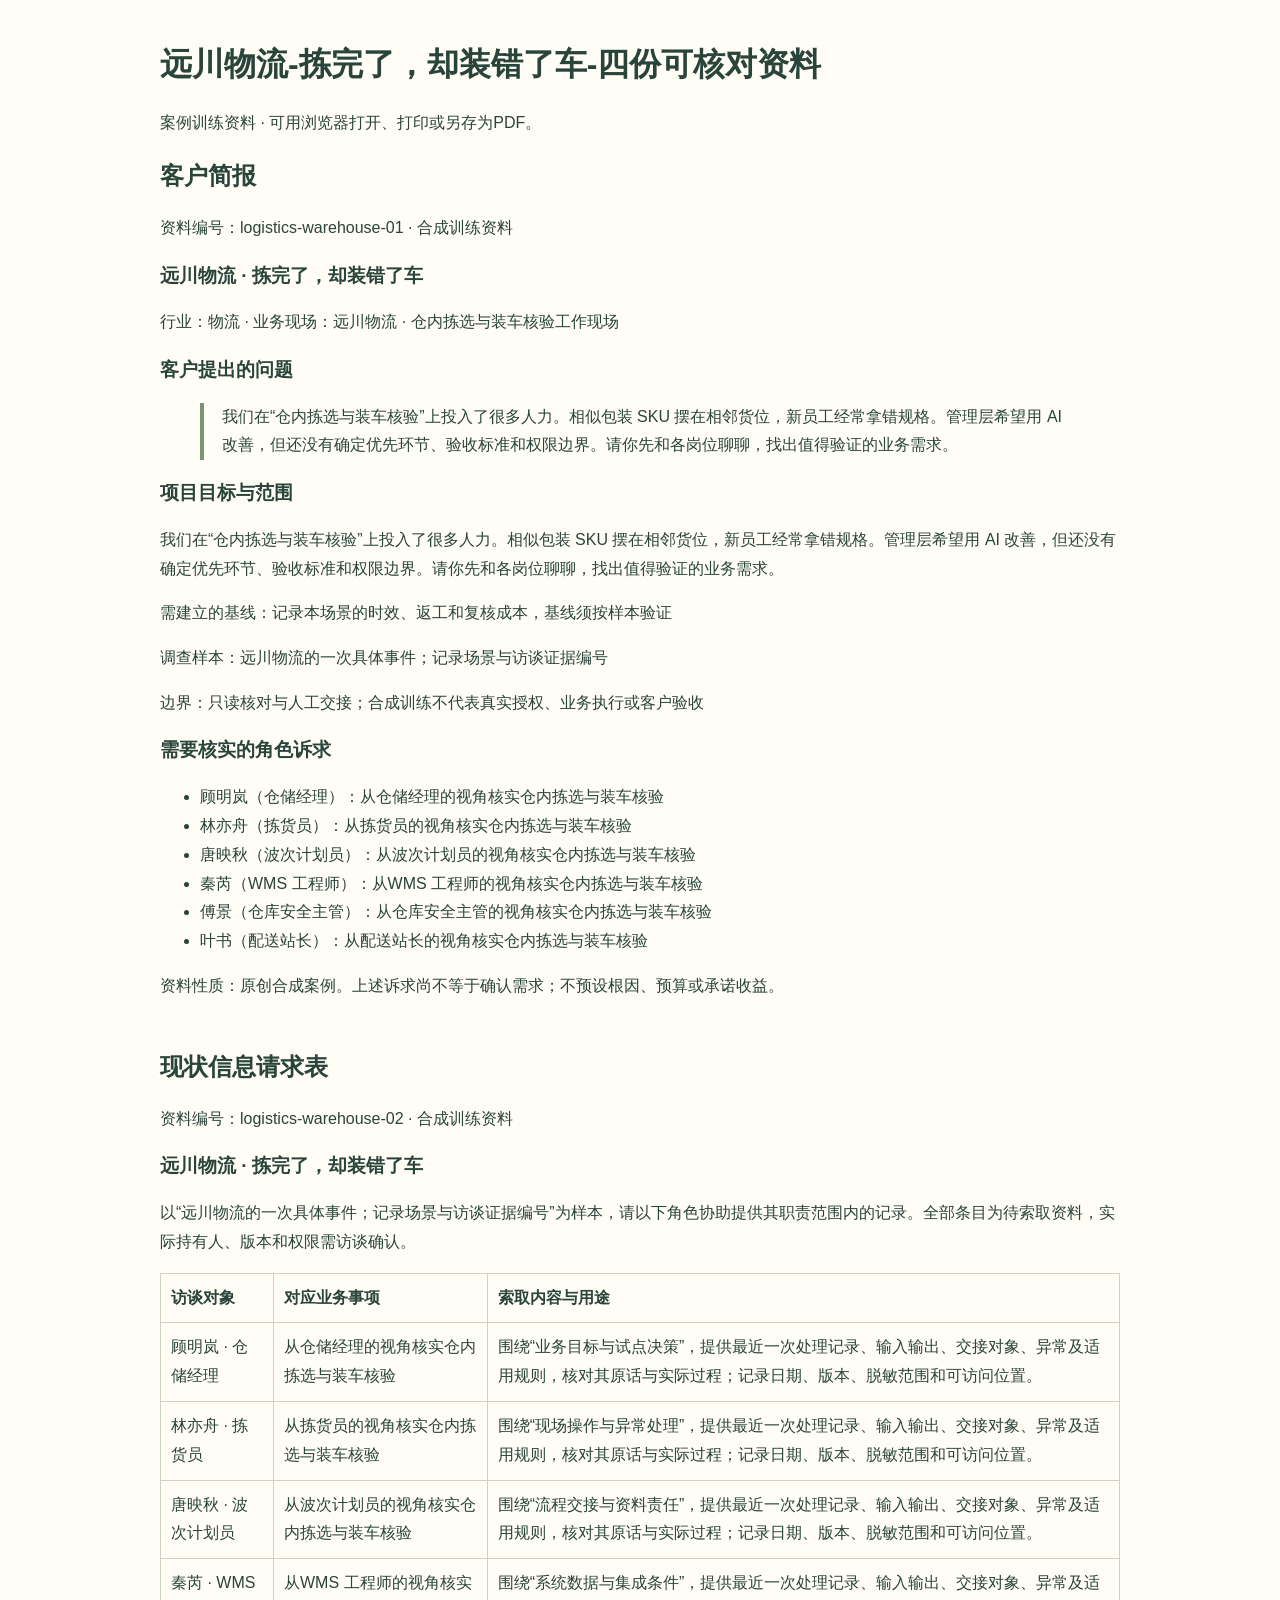
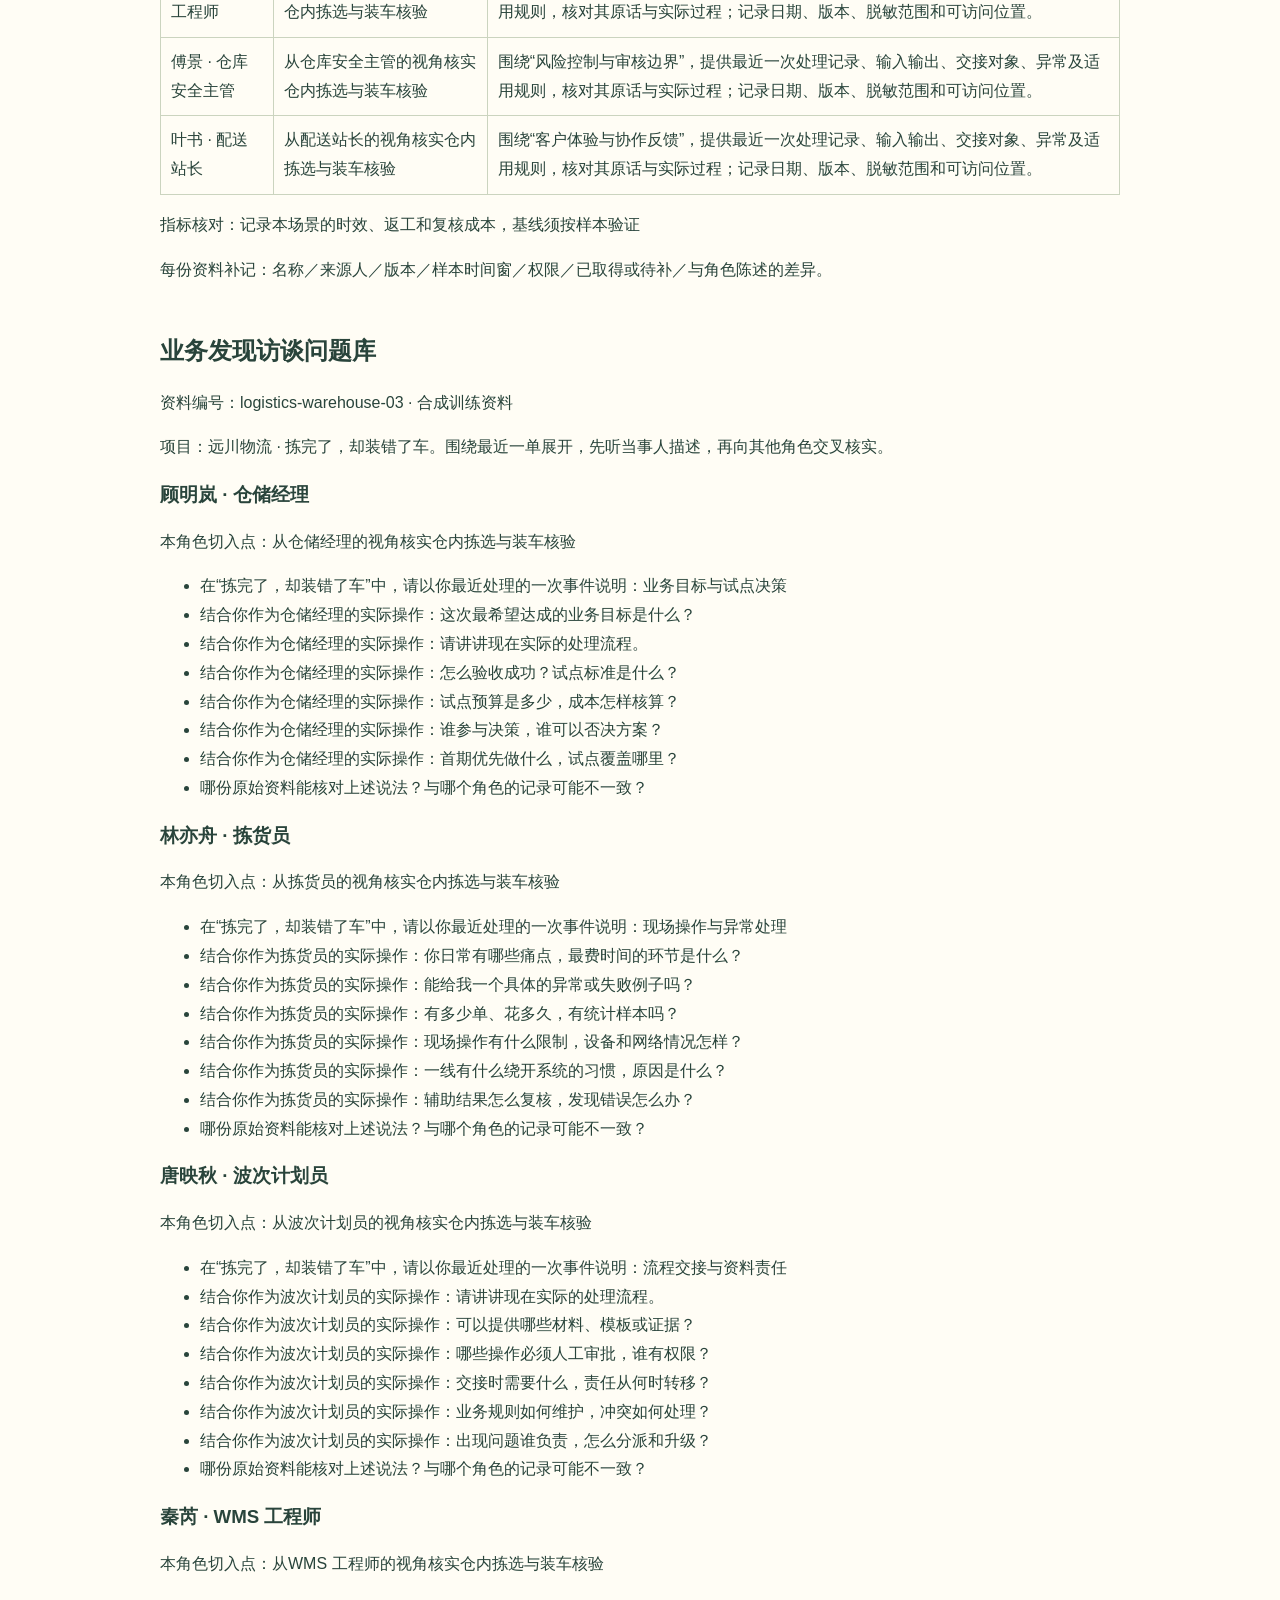
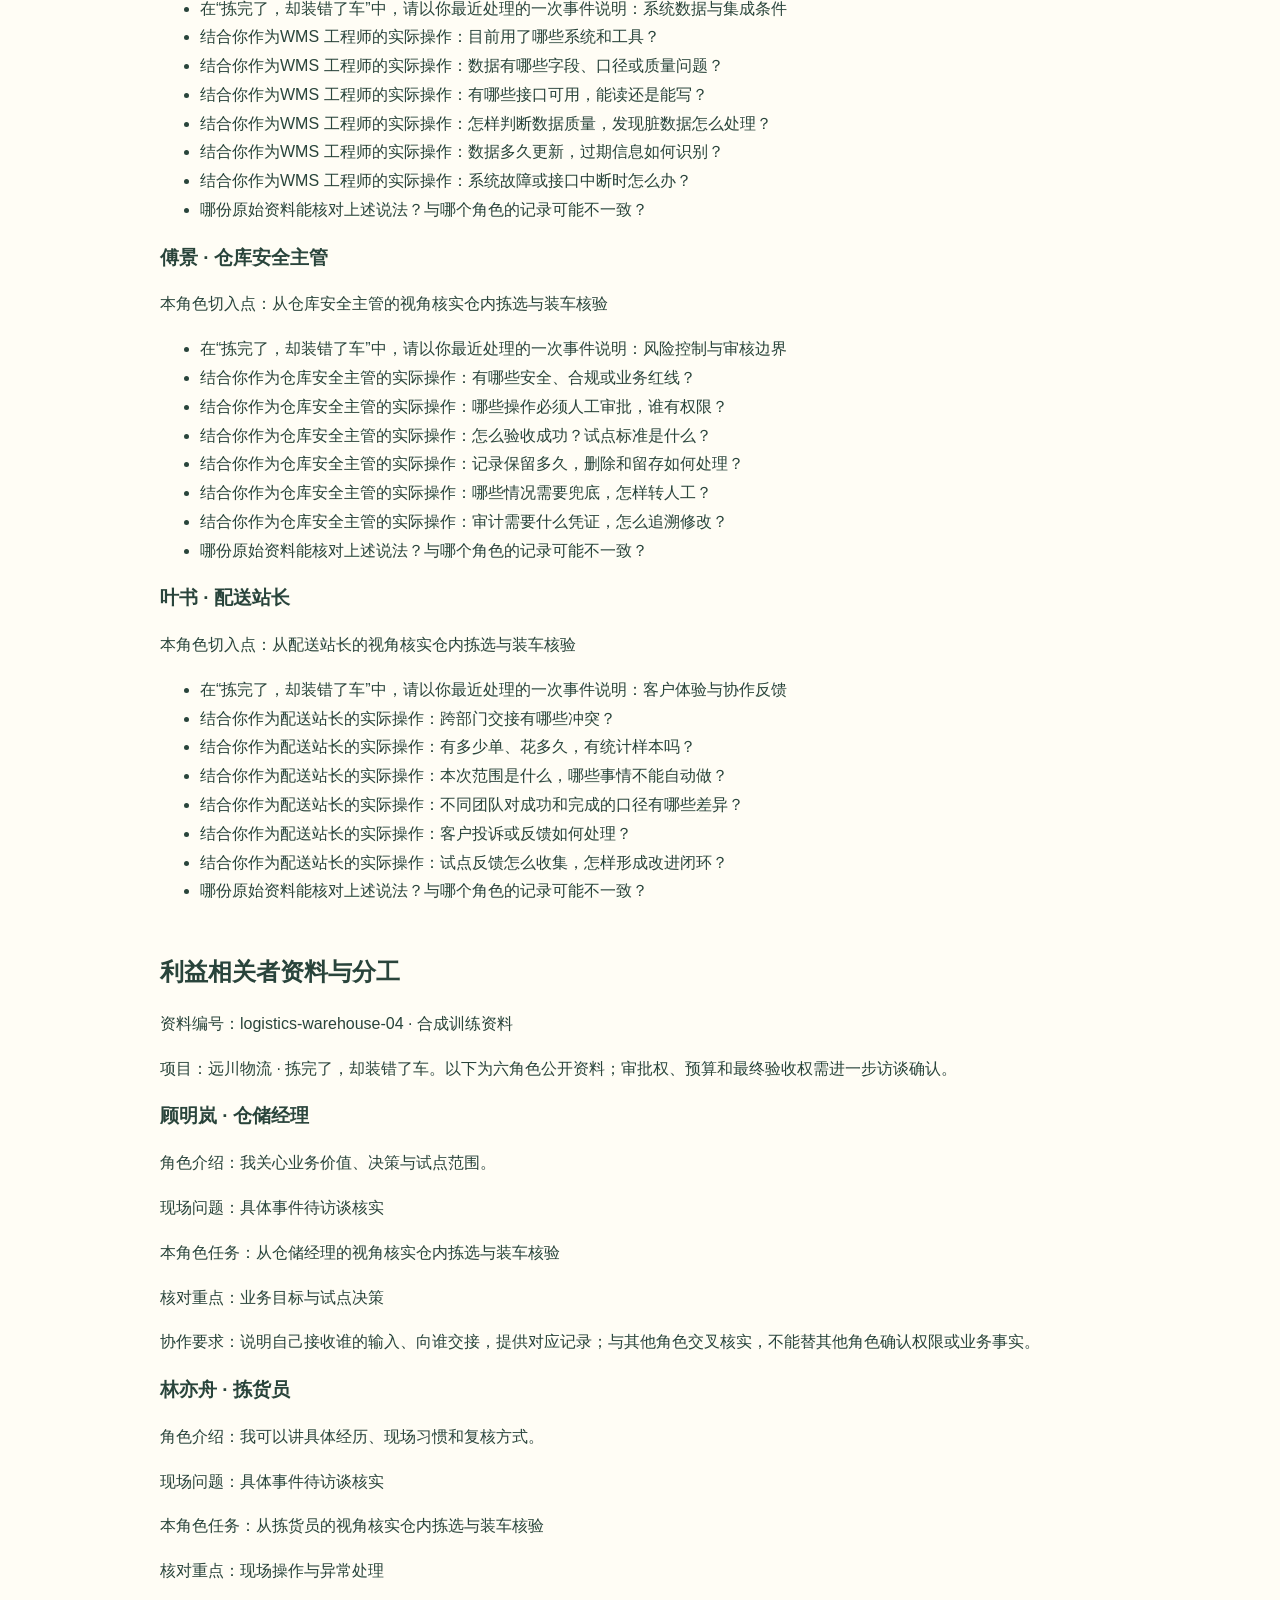
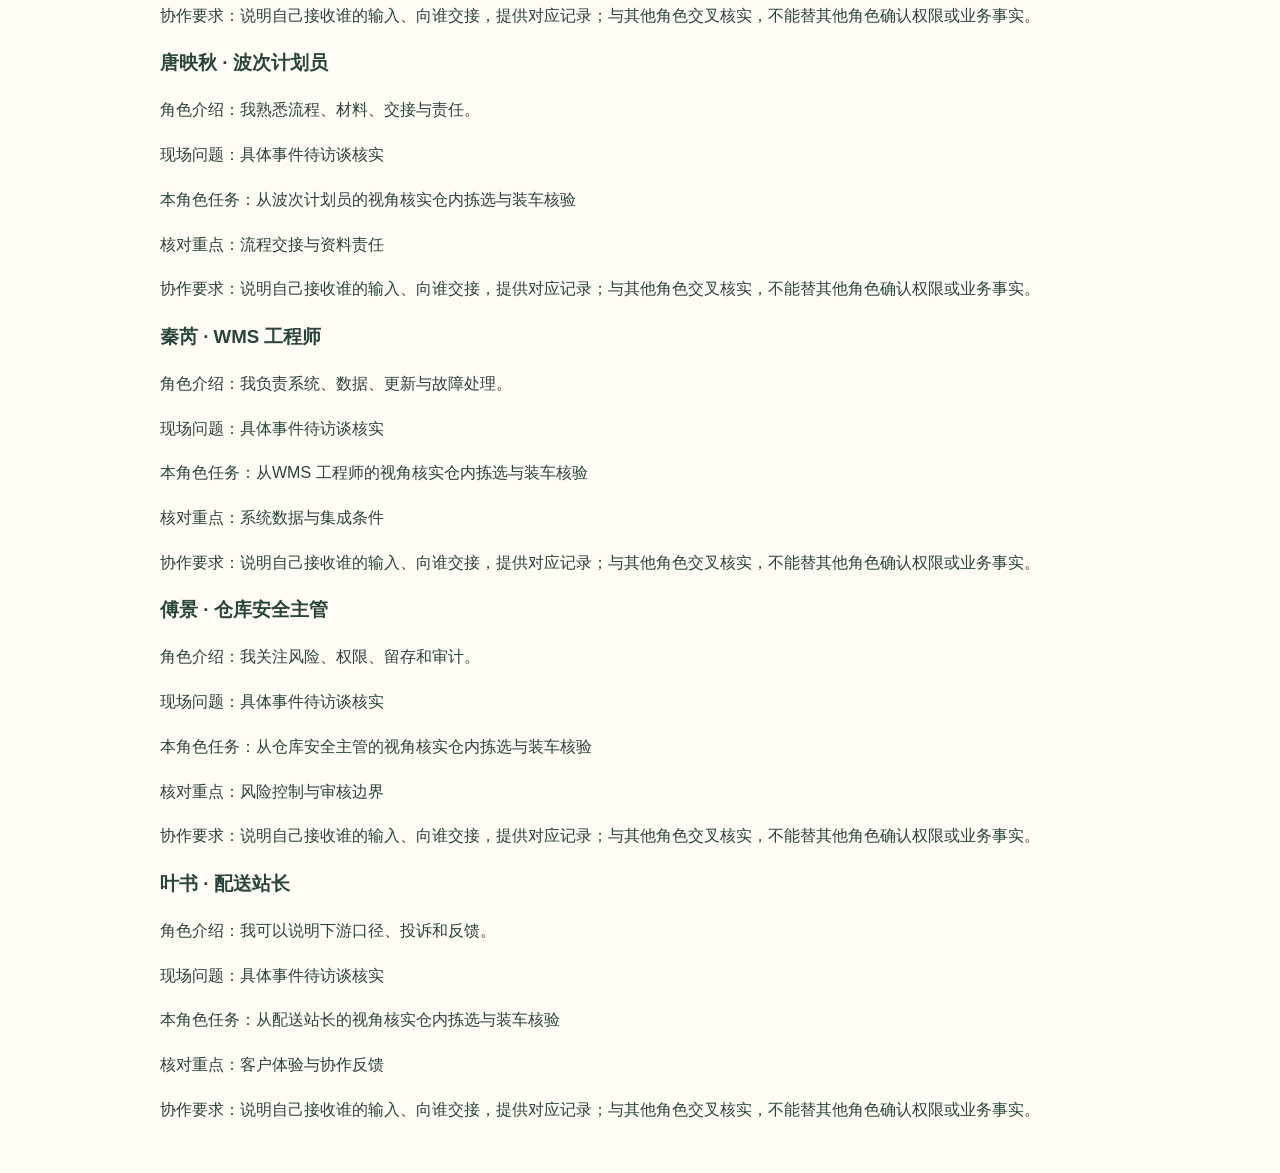
<file: docs/远川物流-拣完了，却装错了车-四份可核对资料.html>
<!doctype html><html lang="zh-CN"><head><meta charset="utf-8"><title>远川物流-拣完了，却装错了车-四份可核对资料</title><style>body{max-width:960px;margin:40px auto;padding:0 24px;font:16px/1.8 "Microsoft YaHei",sans-serif;color:#29443b;background:#fffdf5}h1,h2,h3{line-height:1.5}table{border-collapse:collapse;width:100%}td,th{border:1px solid #cbd4bf;padding:10px;text-align:left}section{margin-bottom:48px}blockquote{border-left:4px solid #7a9474;padding-left:18px}a{color:#2d654f}@media print{body{background:white;margin:0;max-width:none}section+section{break-before:page}}</style></head><body><h1>远川物流-拣完了，却装错了车-四份可核对资料</h1><p>案例训练资料 · 可用浏览器打开、打印或另存为PDF。</p><section><h2>客户简报</h2><p class="hint">资料编号：logistics-warehouse-01 · 合成训练资料</p><h3>远川物流 · 拣完了，却装错了车</h3><p>行业：物流 · 业务现场：远川物流 · 仓内拣选与装车核验工作现场</p><h3>客户提出的问题</h3><blockquote>我们在“仓内拣选与装车核验”上投入了很多人力。相似包装 SKU 摆在相邻货位，新员工经常拿错规格。管理层希望用 AI 改善，但还没有确定优先环节、验收标准和权限边界。请你先和各岗位聊聊，找出值得验证的业务需求。</blockquote><h3>项目目标与范围</h3><p>我们在“仓内拣选与装车核验”上投入了很多人力。相似包装 SKU 摆在相邻货位，新员工经常拿错规格。管理层希望用 AI 改善，但还没有确定优先环节、验收标准和权限边界。请你先和各岗位聊聊，找出值得验证的业务需求。</p><p>需建立的基线：记录本场景的时效、返工和复核成本，基线须按样本验证</p><p>调查样本：远川物流的一次具体事件；记录场景与访谈证据编号</p><p>边界：只读核对与人工交接；合成训练不代表真实授权、业务执行或客户验收</p><h3>需要核实的角色诉求</h3><ul><li>顾明岚（仓储经理）：从仓储经理的视角核实仓内拣选与装车核验</li><li>林亦舟（拣货员）：从拣货员的视角核实仓内拣选与装车核验</li><li>唐映秋（波次计划员）：从波次计划员的视角核实仓内拣选与装车核验</li><li>秦芮（WMS 工程师）：从WMS 工程师的视角核实仓内拣选与装车核验</li><li>傅景（仓库安全主管）：从仓库安全主管的视角核实仓内拣选与装车核验</li><li>叶书（配送站长）：从配送站长的视角核实仓内拣选与装车核验</li></ul><p>资料性质：原创合成案例。上述诉求尚不等于确认需求；不预设根因、预算或承诺收益。</p></section><section><h2>现状信息请求表</h2><p class="hint">资料编号：logistics-warehouse-02 · 合成训练资料</p><h3>远川物流 · 拣完了，却装错了车</h3><p>以“远川物流的一次具体事件；记录场景与访谈证据编号”为样本，请以下角色协助提供其职责范围内的记录。全部条目为待索取资料，实际持有人、版本和权限需访谈确认。</p><table><thead><tr><th>访谈对象</th><th>对应业务事项</th><th>索取内容与用途</th></tr></thead><tbody><tr><td>顾明岚 · 仓储经理</td><td>从仓储经理的视角核实仓内拣选与装车核验</td><td>围绕“业务目标与试点决策”，提供最近一次处理记录、输入输出、交接对象、异常及适用规则，核对其原话与实际过程；记录日期、版本、脱敏范围和可访问位置。</td></tr><tr><td>林亦舟 · 拣货员</td><td>从拣货员的视角核实仓内拣选与装车核验</td><td>围绕“现场操作与异常处理”，提供最近一次处理记录、输入输出、交接对象、异常及适用规则，核对其原话与实际过程；记录日期、版本、脱敏范围和可访问位置。</td></tr><tr><td>唐映秋 · 波次计划员</td><td>从波次计划员的视角核实仓内拣选与装车核验</td><td>围绕“流程交接与资料责任”，提供最近一次处理记录、输入输出、交接对象、异常及适用规则，核对其原话与实际过程；记录日期、版本、脱敏范围和可访问位置。</td></tr><tr><td>秦芮 · WMS 工程师</td><td>从WMS 工程师的视角核实仓内拣选与装车核验</td><td>围绕“系统数据与集成条件”，提供最近一次处理记录、输入输出、交接对象、异常及适用规则，核对其原话与实际过程；记录日期、版本、脱敏范围和可访问位置。</td></tr><tr><td>傅景 · 仓库安全主管</td><td>从仓库安全主管的视角核实仓内拣选与装车核验</td><td>围绕“风险控制与审核边界”，提供最近一次处理记录、输入输出、交接对象、异常及适用规则，核对其原话与实际过程；记录日期、版本、脱敏范围和可访问位置。</td></tr><tr><td>叶书 · 配送站长</td><td>从配送站长的视角核实仓内拣选与装车核验</td><td>围绕“客户体验与协作反馈”，提供最近一次处理记录、输入输出、交接对象、异常及适用规则，核对其原话与实际过程；记录日期、版本、脱敏范围和可访问位置。</td></tr></tbody></table><p>指标核对：记录本场景的时效、返工和复核成本，基线须按样本验证</p><p>每份资料补记：名称／来源人／版本／样本时间窗／权限／已取得或待补／与角色陈述的差异。</p></section><section><h2>业务发现访谈问题库</h2><p class="hint">资料编号：logistics-warehouse-03 · 合成训练资料</p><p>项目：远川物流 · 拣完了，却装错了车。围绕最近一单展开，先听当事人描述，再向其他角色交叉核实。</p><h3>顾明岚 · 仓储经理</h3><p>本角色切入点：从仓储经理的视角核实仓内拣选与装车核验</p><ul><li>在“拣完了，却装错了车”中，请以你最近处理的一次事件说明：业务目标与试点决策</li><li>结合你作为仓储经理的实际操作：这次最希望达成的业务目标是什么？</li><li>结合你作为仓储经理的实际操作：请讲讲现在实际的处理流程。</li><li>结合你作为仓储经理的实际操作：怎么验收成功？试点标准是什么？</li><li>结合你作为仓储经理的实际操作：试点预算是多少，成本怎样核算？</li><li>结合你作为仓储经理的实际操作：谁参与决策，谁可以否决方案？</li><li>结合你作为仓储经理的实际操作：首期优先做什么，试点覆盖哪里？</li><li>哪份原始资料能核对上述说法？与哪个角色的记录可能不一致？</li></ul><h3>林亦舟 · 拣货员</h3><p>本角色切入点：从拣货员的视角核实仓内拣选与装车核验</p><ul><li>在“拣完了，却装错了车”中，请以你最近处理的一次事件说明：现场操作与异常处理</li><li>结合你作为拣货员的实际操作：你日常有哪些痛点，最费时间的环节是什么？</li><li>结合你作为拣货员的实际操作：能给我一个具体的异常或失败例子吗？</li><li>结合你作为拣货员的实际操作：有多少单、花多久，有统计样本吗？</li><li>结合你作为拣货员的实际操作：现场操作有什么限制，设备和网络情况怎样？</li><li>结合你作为拣货员的实际操作：一线有什么绕开系统的习惯，原因是什么？</li><li>结合你作为拣货员的实际操作：辅助结果怎么复核，发现错误怎么办？</li><li>哪份原始资料能核对上述说法？与哪个角色的记录可能不一致？</li></ul><h3>唐映秋 · 波次计划员</h3><p>本角色切入点：从波次计划员的视角核实仓内拣选与装车核验</p><ul><li>在“拣完了，却装错了车”中，请以你最近处理的一次事件说明：流程交接与资料责任</li><li>结合你作为波次计划员的实际操作：请讲讲现在实际的处理流程。</li><li>结合你作为波次计划员的实际操作：可以提供哪些材料、模板或证据？</li><li>结合你作为波次计划员的实际操作：哪些操作必须人工审批，谁有权限？</li><li>结合你作为波次计划员的实际操作：交接时需要什么，责任从何时转移？</li><li>结合你作为波次计划员的实际操作：业务规则如何维护，冲突如何处理？</li><li>结合你作为波次计划员的实际操作：出现问题谁负责，怎么分派和升级？</li><li>哪份原始资料能核对上述说法？与哪个角色的记录可能不一致？</li></ul><h3>秦芮 · WMS 工程师</h3><p>本角色切入点：从WMS 工程师的视角核实仓内拣选与装车核验</p><ul><li>在“拣完了，却装错了车”中，请以你最近处理的一次事件说明：系统数据与集成条件</li><li>结合你作为WMS 工程师的实际操作：目前用了哪些系统和工具？</li><li>结合你作为WMS 工程师的实际操作：数据有哪些字段、口径或质量问题？</li><li>结合你作为WMS 工程师的实际操作：有哪些接口可用，能读还是能写？</li><li>结合你作为WMS 工程师的实际操作：怎样判断数据质量，发现脏数据怎么处理？</li><li>结合你作为WMS 工程师的实际操作：数据多久更新，过期信息如何识别？</li><li>结合你作为WMS 工程师的实际操作：系统故障或接口中断时怎么办？</li><li>哪份原始资料能核对上述说法？与哪个角色的记录可能不一致？</li></ul><h3>傅景 · 仓库安全主管</h3><p>本角色切入点：从仓库安全主管的视角核实仓内拣选与装车核验</p><ul><li>在“拣完了，却装错了车”中，请以你最近处理的一次事件说明：风险控制与审核边界</li><li>结合你作为仓库安全主管的实际操作：有哪些安全、合规或业务红线？</li><li>结合你作为仓库安全主管的实际操作：哪些操作必须人工审批，谁有权限？</li><li>结合你作为仓库安全主管的实际操作：怎么验收成功？试点标准是什么？</li><li>结合你作为仓库安全主管的实际操作：记录保留多久，删除和留存如何处理？</li><li>结合你作为仓库安全主管的实际操作：哪些情况需要兜底，怎样转人工？</li><li>结合你作为仓库安全主管的实际操作：审计需要什么凭证，怎么追溯修改？</li><li>哪份原始资料能核对上述说法？与哪个角色的记录可能不一致？</li></ul><h3>叶书 · 配送站长</h3><p>本角色切入点：从配送站长的视角核实仓内拣选与装车核验</p><ul><li>在“拣完了，却装错了车”中，请以你最近处理的一次事件说明：客户体验与协作反馈</li><li>结合你作为配送站长的实际操作：跨部门交接有哪些冲突？</li><li>结合你作为配送站长的实际操作：有多少单、花多久，有统计样本吗？</li><li>结合你作为配送站长的实际操作：本次范围是什么，哪些事情不能自动做？</li><li>结合你作为配送站长的实际操作：不同团队对成功和完成的口径有哪些差异？</li><li>结合你作为配送站长的实际操作：客户投诉或反馈如何处理？</li><li>结合你作为配送站长的实际操作：试点反馈怎么收集，怎样形成改进闭环？</li><li>哪份原始资料能核对上述说法？与哪个角色的记录可能不一致？</li></ul></section><section><h2>利益相关者资料与分工</h2><p class="hint">资料编号：logistics-warehouse-04 · 合成训练资料</p><p>项目：远川物流 · 拣完了，却装错了车。以下为六角色公开资料；审批权、预算和最终验收权需进一步访谈确认。</p><article><h3>顾明岚 · 仓储经理</h3><p>角色介绍：我关心业务价值、决策与试点范围。</p><p>现场问题：具体事件待访谈核实</p><p>本角色任务：从仓储经理的视角核实仓内拣选与装车核验</p><p>核对重点：业务目标与试点决策</p><p>协作要求：说明自己接收谁的输入、向谁交接，提供对应记录；与其他角色交叉核实，不能替其他角色确认权限或业务事实。</p></article><article><h3>林亦舟 · 拣货员</h3><p>角色介绍：我可以讲具体经历、现场习惯和复核方式。</p><p>现场问题：具体事件待访谈核实</p><p>本角色任务：从拣货员的视角核实仓内拣选与装车核验</p><p>核对重点：现场操作与异常处理</p><p>协作要求：说明自己接收谁的输入、向谁交接，提供对应记录；与其他角色交叉核实，不能替其他角色确认权限或业务事实。</p></article><article><h3>唐映秋 · 波次计划员</h3><p>角色介绍：我熟悉流程、材料、交接与责任。</p><p>现场问题：具体事件待访谈核实</p><p>本角色任务：从波次计划员的视角核实仓内拣选与装车核验</p><p>核对重点：流程交接与资料责任</p><p>协作要求：说明自己接收谁的输入、向谁交接，提供对应记录；与其他角色交叉核实，不能替其他角色确认权限或业务事实。</p></article><article><h3>秦芮 · WMS 工程师</h3><p>角色介绍：我负责系统、数据、更新与故障处理。</p><p>现场问题：具体事件待访谈核实</p><p>本角色任务：从WMS 工程师的视角核实仓内拣选与装车核验</p><p>核对重点：系统数据与集成条件</p><p>协作要求：说明自己接收谁的输入、向谁交接，提供对应记录；与其他角色交叉核实，不能替其他角色确认权限或业务事实。</p></article><article><h3>傅景 · 仓库安全主管</h3><p>角色介绍：我关注风险、权限、留存和审计。</p><p>现场问题：具体事件待访谈核实</p><p>本角色任务：从仓库安全主管的视角核实仓内拣选与装车核验</p><p>核对重点：风险控制与审核边界</p><p>协作要求：说明自己接收谁的输入、向谁交接，提供对应记录；与其他角色交叉核实，不能替其他角色确认权限或业务事实。</p></article><article><h3>叶书 · 配送站长</h3><p>角色介绍：我可以说明下游口径、投诉和反馈。</p><p>现场问题：具体事件待访谈核实</p><p>本角色任务：从配送站长的视角核实仓内拣选与装车核验</p><p>核对重点：客户体验与协作反馈</p><p>协作要求：说明自己接收谁的输入、向谁交接，提供对应记录；与其他角色交叉核实，不能替其他角色确认权限或业务事实。</p></article></section></body></html>
</file>
